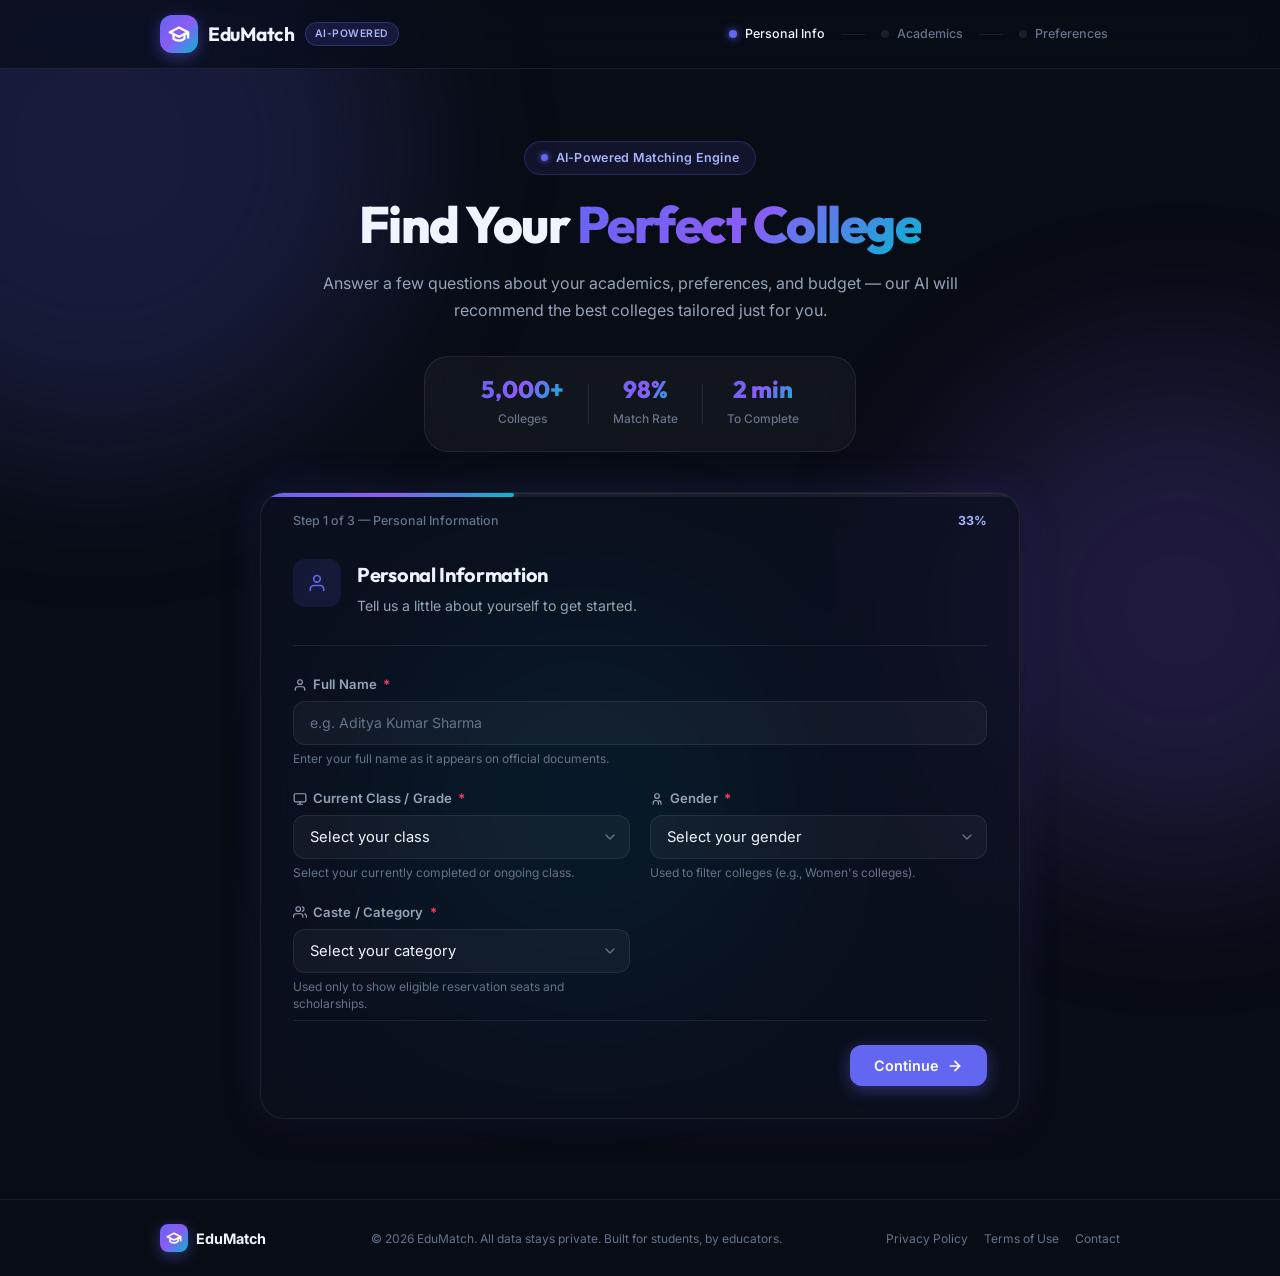
<file: frontend/index.html>
<!DOCTYPE html>
<html lang="en">
<head>
  <meta charset="UTF-8" />
  <meta name="viewport" content="width=device-width, initial-scale=1.0" />
  <title>EduMatch — AI College Recommendation Platform</title>
  <meta name="description" content="Fill in your academic details and let our AI find the perfect college for you. Personalized college recommendations based on your marks, budget, caste, and preferences." />
  <link rel="preconnect" href="https://fonts.googleapis.com" />
  <link rel="preconnect" href="https://fonts.gstatic.com" crossorigin />
  <link href="https://fonts.googleapis.com/css2?family=Inter:wght@300;400;500;600;700;800&family=Outfit:wght@400;500;600;700;800&display=swap" rel="stylesheet" />
  <link rel="stylesheet" href="css/styles.css" />
  <link rel="stylesheet" href="css/components.css" />
</head>
<body>

  <!-- Animated background blobs -->
  <div class="bg-blob blob-1"></div>
  <div class="bg-blob blob-2"></div>
  <div class="bg-blob blob-3"></div>

  <!-- Top Navigation Bar -->
  <nav class="navbar" id="navbar">
    <div class="nav-inner">
      <div class="nav-brand">
        <div class="brand-icon">
          <svg width="22" height="22" viewBox="0 0 24 24" fill="none" stroke="currentColor" stroke-width="2.5" stroke-linecap="round" stroke-linejoin="round">
            <path d="M22 10v6M2 10l10-5 10 5-10 5z"/>
            <path d="M6 12v5c3 3 9 3 12 0v-5"/>
          </svg>
        </div>
        <span class="brand-name">EduMatch</span>
        <span class="brand-badge">AI-Powered</span>
      </div>
      <div class="nav-steps">
        <div class="step-item active" id="step-nav-1">
          <span class="step-dot"></span>
          <span class="step-label">Personal Info</span>
        </div>
        <div class="step-divider"></div>
        <div class="step-item" id="step-nav-2">
          <span class="step-dot"></span>
          <span class="step-label">Academics</span>
        </div>
        <div class="step-divider"></div>
        <div class="step-item" id="step-nav-3">
          <span class="step-dot"></span>
          <span class="step-label">Preferences</span>
        </div>
      </div>
    </div>
  </nav>

  <!-- Hero Section -->
  <section class="hero-section">
    <div class="hero-content">
      <div class="hero-pill">
        <span class="pill-dot"></span>
        AI-Powered Matching Engine
      </div>
      <h1 class="hero-title">Find Your <span class="gradient-text">Perfect College</span></h1>
      <p class="hero-subtitle">Answer a few questions about your academics, preferences, and budget — our AI will recommend the best colleges tailored just for you.</p>
      <div class="hero-stats">
        <div class="stat-item">
          <span class="stat-number">5,000+</span>
          <span class="stat-label">Colleges</span>
        </div>
        <div class="stat-divider"></div>
        <div class="stat-item">
          <span class="stat-number">98%</span>
          <span class="stat-label">Match Rate</span>
        </div>
        <div class="stat-divider"></div>
        <div class="stat-item">
          <span class="stat-number">2 min</span>
          <span class="stat-label">To Complete</span>
        </div>
      </div>
    </div>
  </section>

  <!-- Main Form Container -->
  <main class="main-content">
    <div class="form-shell">

      <!-- Progress Bar -->
      <div class="progress-track">
        <div class="progress-fill" id="progressFill" style="width: 33.33%"></div>
      </div>
      <div class="progress-meta">
        <span class="progress-text" id="progressText">Step 1 of 3 — Personal Information</span>
        <span class="progress-percent" id="progressPercent">33%</span>
      </div>

      <form id="studentForm" novalidate>

        <!-- ============ STEP 1: Personal Info ============ -->
        <div class="form-step active" id="step1">
          <div class="step-header">
            <div class="step-icon-wrap" style="--icon-color: #6366f1;">
              <svg width="20" height="20" viewBox="0 0 24 24" fill="none" stroke="currentColor" stroke-width="2" stroke-linecap="round" stroke-linejoin="round">
                <path d="M20 21v-2a4 4 0 0 0-4-4H8a4 4 0 0 0-4 4v2"/>
                <circle cx="12" cy="7" r="4"/>
              </svg>
            </div>
            <div>
              <h2 class="step-title">Personal Information</h2>
              <p class="step-desc">Tell us a little about yourself to get started.</p>
            </div>
          </div>

          <div class="fields-grid">

            <!-- Full Name -->
            <div class="field-group full-width" id="fg-name">
              <label class="field-label" for="studentName">
                <svg width="14" height="14" viewBox="0 0 24 24" fill="none" stroke="currentColor" stroke-width="2" stroke-linecap="round" stroke-linejoin="round"><path d="M20 21v-2a4 4 0 0 0-4-4H8a4 4 0 0 0-4 4v2"/><circle cx="12" cy="7" r="4"/></svg>
                Full Name <span class="required-star">*</span>
              </label>
              <div class="input-wrap">
                <input
                  type="text"
                  id="studentName"
                  name="studentName"
                  class="field-input"
                  placeholder="e.g. Aditya Kumar Sharma"
                  autocomplete="name"
                  required
                />
                <span class="input-check" id="check-name"></span>
              </div>
              <span class="field-hint">Enter your full name as it appears on official documents.</span>
              <span class="field-error" id="err-name"></span>
            </div>

            <!-- Class / Grade -->
            <div class="field-group" id="fg-class">
              <label class="field-label" for="studentClass">
                <svg width="14" height="14" viewBox="0 0 24 24" fill="none" stroke="currentColor" stroke-width="2" stroke-linecap="round" stroke-linejoin="round"><rect x="2" y="3" width="20" height="14" rx="2"/><line x1="8" y1="21" x2="16" y2="21"/><line x1="12" y1="17" x2="12" y2="21"/></svg>
                Current Class / Grade <span class="required-star">*</span>
              </label>
              <div class="input-wrap select-wrap">
                <select id="studentClass" name="studentClass" class="field-input field-select" required>
                  <option value="" disabled selected>Select your class</option>
                  <optgroup label="Secondary">
                    <option value="10">Class 10 (SSC / SSLC)</option>
                  </optgroup>
                  <optgroup label="Higher Secondary">
                    <option value="12">Class 12 (HSC / CBSE / ISC)</option>
                  </optgroup>
                  <optgroup label="Diploma / Other">
                    <option value="diploma">Diploma</option>
                    <option value="other">Other</option>
                  </optgroup>
                </select>
                <svg class="select-arrow" width="16" height="16" viewBox="0 0 24 24" fill="none" stroke="currentColor" stroke-width="2" stroke-linecap="round" stroke-linejoin="round"><polyline points="6 9 12 15 18 9"/></svg>
                <span class="input-check" id="check-class"></span>
              </div>
              <span class="field-hint">Select your currently completed or ongoing class.</span>
              <span class="field-error" id="err-class"></span>
            </div>

            <!-- Gender -->
            <div class="field-group" id="fg-gender">
              <label class="field-label" for="studentGender">
                <svg width="14" height="14" viewBox="0 0 24 24" fill="none" stroke="currentColor" stroke-width="2" stroke-linecap="round" stroke-linejoin="round"><circle cx="12" cy="7" r="4"/><path d="M5.5 21v-2a4.5 4.5 0 0 1 9 0v2"/><path d="M19 21v-2a4.5 4.5 0 0 0-3.32-4.32"/></svg>
                Gender <span class="required-star">*</span>
              </label>
              <div class="input-wrap select-wrap">
                <select id="studentGender" name="studentGender" class="field-input field-select" required>
                  <option value="" disabled selected>Select your gender</option>
                  <option value="Male">Male</option>
                  <option value="Female">Female</option>
                  <option value="Other">Other</option>
                </select>
                <svg class="select-arrow" width="16" height="16" viewBox="0 0 24 24" fill="none" stroke="currentColor" stroke-width="2" stroke-linecap="round" stroke-linejoin="round"><polyline points="6 9 12 15 18 9"/></svg>
                <span class="input-check" id="check-gender"></span>
              </div>
              <span class="field-hint">Used to filter colleges (e.g., Women's colleges).</span>
              <span class="field-error" id="err-gender"></span>
            </div>

            <!-- Caste Category -->
            <div class="field-group" id="fg-caste">
              <label class="field-label" for="studentCaste">
                <svg width="14" height="14" viewBox="0 0 24 24" fill="none" stroke="currentColor" stroke-width="2" stroke-linecap="round" stroke-linejoin="round"><path d="M17 21v-2a4 4 0 0 0-4-4H5a4 4 0 0 0-4 4v2"/><circle cx="9" cy="7" r="4"/><path d="M23 21v-2a4 4 0 0 0-3-3.87"/><path d="M16 3.13a4 4 0 0 1 0 7.75"/></svg>
                Caste / Category <span class="required-star">*</span>
              </label>
              <div class="input-wrap select-wrap">
                <select id="studentCaste" name="studentCaste" class="field-input field-select" required>
                  <option value="" disabled selected>Select your category</option>
                  <option value="general">General (Open)</option>
                  <option value="obc">OBC — Other Backward Class</option>
                  <option value="sc">SC — Scheduled Caste</option>
                  <option value="st">ST — Scheduled Tribe</option>
                  <option value="ews">EWS — Economically Weaker Section</option>
                  <option value="vjnt">VJNT — Vimukta Jati & Nomadic Tribes</option>
                  <option value="sbc">SBC — Special Backward Class</option>
                  <option value="other">Other / Not Applicable</option>
                </select>
                <svg class="select-arrow" width="16" height="16" viewBox="0 0 24 24" fill="none" stroke="currentColor" stroke-width="2" stroke-linecap="round" stroke-linejoin="round"><polyline points="6 9 12 15 18 9"/></svg>
                <span class="input-check" id="check-caste"></span>
              </div>
              <span class="field-hint">Used only to show eligible reservation seats and scholarships.</span>
              <span class="field-error" id="err-caste"></span>
            </div>

          </div>

          <div class="step-actions">
            <div></div>
            <button type="button" class="btn btn-primary" id="next1" onclick="goToStep(2)">
              Continue
              <svg width="16" height="16" viewBox="0 0 24 24" fill="none" stroke="currentColor" stroke-width="2.5" stroke-linecap="round" stroke-linejoin="round"><line x1="5" y1="12" x2="19" y2="12"/><polyline points="12 5 19 12 12 19"/></svg>
            </button>
          </div>
        </div>

        <!-- ============ STEP 2: Academic Details ============ -->
        <div class="form-step" id="step2">
          <div class="step-header">
            <div class="step-icon-wrap" style="--icon-color: #8b5cf6;">
              <svg width="20" height="20" viewBox="0 0 24 24" fill="none" stroke="currentColor" stroke-width="2" stroke-linecap="round" stroke-linejoin="round">
                <path d="M2 3h6a4 4 0 0 1 4 4v14a3 3 0 0 0-3-3H2z"/>
                <path d="M22 3h-6a4 4 0 0 0-4 4v14a3 3 0 0 1 3-3h7z"/>
              </svg>
            </div>
            <div>
              <h2 class="step-title">Academic Details</h2>
              <p class="step-desc">Share your marks and the course you want to pursue.</p>
            </div>
          </div>

          <div class="fields-grid">

            <!-- Desired Course (dynamic based on class) -->
            <div class="field-group full-width" id="fg-course">
              <label class="field-label" for="studentCourse">
                <svg width="14" height="14" viewBox="0 0 24 24" fill="none" stroke="currentColor" stroke-width="2" stroke-linecap="round" stroke-linejoin="round"><path d="M22 10v6M2 10l10-5 10 5-10 5z"/><path d="M6 12v5c3 3 9 3 12 0v-5"/></svg>
                <span id="courseLabelText">Desired Course / Stream</span> <span class="required-star">*</span>
              </label>

              <!-- Context banner — shown when class 10 is selected -->
              <div class="course-context-banner" id="courseContextBanner" style="display:none;">
                <svg width="15" height="15" viewBox="0 0 24 24" fill="none" stroke="currentColor" stroke-width="2" stroke-linecap="round" stroke-linejoin="round"><circle cx="12" cy="12" r="10"/><line x1="12" y1="8" x2="12" y2="12"/><line x1="12" y1="16" x2="12.01" y2="16"/></svg>
                <span id="courseContextText">Since you're in Class 10, select the degree you want after Intermediate (e.g., B.Tech for 10+2+4 route, or Medical stream for MBBS).</span>
              </div>

              <div class="input-wrap select-wrap">
                <select id="studentCourse" name="studentCourse" class="field-input field-select" required>
                  <option value="" disabled selected>Select the course you want to pursue</option>
                  <optgroup label="Engineering &amp; Technology">
                    <option value="btech-cs">B.Tech — Computer Science &amp; Engineering</option>
                    <option value="btech-it">B.Tech — Information Technology</option>
                    <option value="btech-mech">B.Tech — Mechanical Engineering</option>
                    <option value="btech-civil">B.Tech — Civil Engineering</option>
                    <option value="btech-eee">B.Tech — Electrical &amp; Electronics</option>
                    <option value="btech-ai">B.Tech — Artificial Intelligence &amp; ML</option>
                    <option value="btech-data">B.Tech — Data Science</option>
                  </optgroup>
                  <optgroup label="Medical &amp; Health Sciences">
                    <option value="mbbs">MBBS — Bachelor of Medicine</option>
                    <option value="bds">BDS — Bachelor of Dental Surgery</option>
                    <option value="bpharm">B.Pharm — Bachelor of Pharmacy</option>
                    <option value="bsc-nursing">B.Sc Nursing</option>
                  </optgroup>
                  <optgroup label="Management &amp; Commerce">
                    <option value="bba">BBA — Bachelor of Business Administration</option>
                    <option value="bcom">B.Com — Bachelor of Commerce</option>
                    <option value="mba">MBA — Master of Business Administration</option>
                  </optgroup>
                  <optgroup label="Science &amp; Arts">
                    <option value="bsc">B.Sc — Bachelor of Science</option>
                    <option value="ba">BA — Bachelor of Arts</option>
                    <option value="bca">BCA — Bachelor of Computer Applications</option>
                    <option value="bsc-it">B.Sc — Information Technology</option>
                  </optgroup>
                  <optgroup label="Law &amp; Architecture">
                    <option value="llb">LLB — Bachelor of Laws</option>
                    <option value="barch">B.Arch — Bachelor of Architecture</option>
                  </optgroup>
                  <optgroup label="Other">
                    <option value="other">Other / Not Listed</option>
                  </optgroup>
                </select>
                <svg class="select-arrow" width="16" height="16" viewBox="0 0 24 24" fill="none" stroke="currentColor" stroke-width="2" stroke-linecap="round" stroke-linejoin="round"><polyline points="6 9 12 15 18 9"/></svg>
                <span class="input-check" id="check-course"></span>
              </div>
              <span class="field-hint" id="courseFieldHint">Choose the primary course or stream you'd like to study.</span>
              <span class="field-error" id="err-course"></span>
            </div>

            <!-- Marks -->
            <div class="field-group" id="fg-marks">
              <label class="field-label" for="studentMarks">
                <svg width="14" height="14" viewBox="0 0 24 24" fill="none" stroke="currentColor" stroke-width="2" stroke-linecap="round" stroke-linejoin="round"><polyline points="22 12 18 12 15 21 9 3 6 12 2 12"/></svg>
                Marks / Percentage (%) <span class="required-star">*</span>
              </label>
              <div class="input-wrap">
                <input
                  type="number"
                  id="studentMarks"
                  name="studentMarks"
                  class="field-input"
                  placeholder="e.g. 87.5"
                  min="0"
                  max="100"
                  step="0.01"
                  required
                />
                <span class="input-suffix">%</span>
                <span class="input-check" id="check-marks"></span>
              </div>
              <span class="field-hint">Enter your overall percentage in your last exam.</span>
              <span class="field-error" id="err-marks"></span>
            </div>

            <!-- Marks Breakdown (Optional) -->
            <div class="field-group" id="fg-board">
              <label class="field-label" for="studentBoard">
                <svg width="14" height="14" viewBox="0 0 24 24" fill="none" stroke="currentColor" stroke-width="2" stroke-linecap="round" stroke-linejoin="round"><rect x="2" y="3" width="20" height="14" rx="2"/><line x1="8" y1="21" x2="16" y2="21"/><line x1="12" y1="17" x2="12" y2="21"/></svg>
                Examination Board
              </label>
              <div class="input-wrap select-wrap">
                <select id="studentBoard" name="studentBoard" class="field-input field-select">
                  <option value="" disabled selected>Select board (optional)</option>
                  <option value="cbse">CBSE — Central Board of Secondary Education</option>
                  <option value="icse">ICSE / ISC</option>
                  <option value="state-maha">Maharashtra State Board (SSC/HSC)</option>
                  <option value="state-up">UP Board</option>
                  <option value="state-raj">Rajasthan Board</option>
                  <option value="state-tn">Tamil Nadu Board</option>
                  <option value="state-kar">Karnataka Board</option>
                  <option value="state-other">Other State Board</option>
                  <option value="nios">NIOS</option>
                </select>
                <svg class="select-arrow" width="16" height="16" viewBox="0 0 24 24" fill="none" stroke="currentColor" stroke-width="2" stroke-linecap="round" stroke-linejoin="round"><polyline points="6 9 12 15 18 9"/></svg>
              </div>
              <span class="field-hint">Helps us calculate normalized scores across boards.</span>
            </div>

            <!-- Marks Meter -->
            <div class="field-group full-width">
              <div class="marks-meter-card" id="marksMeterCard">
                <div class="meter-label-row">
                  <span class="meter-label">Score Indicator</span>
                  <span class="meter-badge" id="meterBadge">Enter marks above</span>
                </div>
                <div class="meter-track">
                  <div class="meter-fill" id="meterFill" style="width: 0%"></div>
                  <div class="meter-zones">
                    <div class="zone zone-low" title="Below 50%"></div>
                    <div class="zone zone-avg" title="50–75%"></div>
                    <div class="zone zone-good" title="75–90%"></div>
                    <div class="zone zone-excel" title="90–100%"></div>
                  </div>
                </div>
                <div class="meter-ticks">
                  <span>0%</span><span>50%</span><span>75%</span><span>90%</span><span>100%</span>
                </div>
              </div>
            </div>

          </div>

          <div class="step-actions">
            <button type="button" class="btn btn-ghost" onclick="goToStep(1)">
              <svg width="16" height="16" viewBox="0 0 24 24" fill="none" stroke="currentColor" stroke-width="2.5" stroke-linecap="round" stroke-linejoin="round"><line x1="19" y1="12" x2="5" y2="12"/><polyline points="12 19 5 12 12 5"/></svg>
              Back
            </button>
            <button type="button" class="btn btn-primary" id="next2" onclick="goToStep(3)">
              Continue
              <svg width="16" height="16" viewBox="0 0 24 24" fill="none" stroke="currentColor" stroke-width="2.5" stroke-linecap="round" stroke-linejoin="round"><line x1="5" y1="12" x2="19" y2="12"/><polyline points="12 5 19 12 12 19"/></svg>
            </button>
          </div>
        </div>

        <!-- ============ STEP 3: Preferences ============ -->
        <div class="form-step" id="step3">
          <div class="step-header">
            <div class="step-icon-wrap" style="--icon-color: #06b6d4;">
              <svg width="20" height="20" viewBox="0 0 24 24" fill="none" stroke="currentColor" stroke-width="2" stroke-linecap="round" stroke-linejoin="round">
                <line x1="12" y1="1" x2="12" y2="23"/><path d="M17 5H9.5a3.5 3.5 0 0 0 0 7h5a3.5 3.5 0 0 1 0 7H6"/>
              </svg>
            </div>
            <div>
              <h2 class="step-title">Budget & Preferences</h2>
              <p class="step-desc">Set your budget and location preferences for college search.</p>
            </div>
          </div>

          <div class="fields-grid">

            <!-- Annual Budget -->
            <div class="field-group full-width" id="fg-budget">
              <label class="field-label" for="studentBudget">
                <svg width="14" height="14" viewBox="0 0 24 24" fill="none" stroke="currentColor" stroke-width="2" stroke-linecap="round" stroke-linejoin="round"><line x1="12" y1="1" x2="12" y2="23"/><path d="M17 5H9.5a3.5 3.5 0 0 0 0 7h5a3.5 3.5 0 0 1 0 7H6"/></svg>
                Annual Budget (₹) <span class="required-star">*</span>
              </label>

              <!-- Budget Range Selector -->
              <div class="budget-options" id="budgetOptions">
              <label class="budget-card" for="b1">
                  <input type="radio" id="b1" name="budgetRange" value="0-50000" />
                  <div class="budget-card-inner">
                    <span class="budget-emoji">🏫</span>
                    <span class="budget-range">₹15K – ₹50K</span>
                    <span class="budget-desc">Govt. & aided colleges (min: ₹15K)</span>
                  </div>
                </label>
                <label class="budget-card" for="b2">
                  <input type="radio" id="b2" name="budgetRange" value="50000-150000" />
                  <div class="budget-card-inner">
                    <span class="budget-emoji">🏛️</span>
                    <span class="budget-range">₹50K – ₹1.5L</span>
                    <span class="budget-desc">Semi-govt. & trust colleges</span>
                  </div>
                </label>
                <label class="budget-card" for="b3">
                  <input type="radio" id="b3" name="budgetRange" value="150000-400000" />
                  <div class="budget-card-inner">
                    <span class="budget-emoji">🎓</span>
                    <span class="budget-range">₹1.5L – ₹4L</span>
                    <span class="budget-desc">Private universities</span>
                  </div>
                </label>
                <label class="budget-card" for="b4">
                  <input type="radio" id="b4" name="budgetRange" value="400000+" />
                  <div class="budget-card-inner">
                    <span class="budget-emoji">🏆</span>
                    <span class="budget-range">Above ₹4L</span>
                    <span class="budget-desc">Premium & deemed universities</span>
                  </div>
                </label>
              </div>

              <!-- Custom Budget Input -->
              <div class="custom-budget-wrap">
                <label class="custom-budget-label">Or enter exact annual budget:</label>
                <div class="input-wrap">
                  <span class="input-prefix">₹</span>
                  <input
                    type="number"
                    id="studentBudget"
                    name="studentBudget"
                    class="field-input has-prefix"
                    placeholder="e.g. 120000"
                    min="0"
                  />
                </div>
              </div>
              <span class="field-hint">Include tuition, hostel, and other fees per year. Minimum ₹15,000/year. Too low budget? No colleges will match.</span>
              <span class="field-error" id="err-budget"></span>
            </div>

            <!-- Location Preference -->
            <div class="field-group" id="fg-location">
              <label class="field-label" for="locationPref">
                <svg width="14" height="14" viewBox="0 0 24 24" fill="none" stroke="currentColor" stroke-width="2" stroke-linecap="round" stroke-linejoin="round"><path d="M21 10c0 7-9 13-9 13s-9-6-9-13a9 9 0 0 1 18 0z"/><circle cx="12" cy="10" r="3"/></svg>
                Preferred State / Location
              </label>
              <div class="input-wrap select-wrap">
                <select id="locationPref" name="locationPref" class="field-input field-select">
                  <option value="" disabled selected>Any state (optional)</option>
                  <option value="any">No preference — Show all India</option>
                  <optgroup label="West India">
                    <option value="maharashtra">Maharashtra</option>
                    <option value="gujarat">Gujarat</option>
                    <option value="goa">Goa</option>
                    <option value="rajasthan">Rajasthan</option>
                  </optgroup>
                  <optgroup label="South India">
                    <option value="karnataka">Karnataka</option>
                    <option value="tamilnadu">Tamil Nadu</option>
                    <option value="telangana">Telangana</option>
                    <option value="andhra">Andhra Pradesh</option>
                    <option value="kerala">Kerala</option>
                  </optgroup>
                  <optgroup label="North India">
                    <option value="delhi">Delhi / NCR</option>
                    <option value="up">Uttar Pradesh</option>
                    <option value="haryana">Haryana</option>
                    <option value="punjab">Punjab</option>
                  </optgroup>
                  <optgroup label="East India">
                    <option value="wb">West Bengal</option>
                    <option value="odisha">Odisha</option>
                    <option value="bihar">Bihar</option>
                  </optgroup>
                  <optgroup label="Central India">
                    <option value="mp">Madhya Pradesh</option>
                    <option value="cg">Chhattisgarh</option>
                  </optgroup>
                </select>
                <svg class="select-arrow" width="16" height="16" viewBox="0 0 24 24" fill="none" stroke="currentColor" stroke-width="2" stroke-linecap="round" stroke-linejoin="round"><polyline points="6 9 12 15 18 9"/></svg>
              </div>
              <span class="field-hint">Narrow results to colleges in specific states.</span>
            </div>

            <!-- College Type -->
            <div class="field-group" id="fg-college-type">
              <label class="field-label">
                <svg width="14" height="14" viewBox="0 0 24 24" fill="none" stroke="currentColor" stroke-width="2" stroke-linecap="round" stroke-linejoin="round"><rect x="3" y="3" width="7" height="7"/><rect x="14" y="3" width="7" height="7"/><rect x="14" y="14" width="7" height="7"/><rect x="3" y="14" width="7" height="7"/></svg>
                College Type Preference
              </label>
              <div class="toggle-group">
                <label class="toggle-chip">
                  <input type="checkbox" id="typeGovt" name="collegeType" value="govt" />
                  <span>Government</span>
                </label>
                <label class="toggle-chip">
                  <input type="checkbox" id="typePrivate" name="collegeType" value="private" />
                  <span>Private</span>
                </label>
                <label class="toggle-chip">
                  <input type="checkbox" id="typeDeemedUniv" name="collegeType" value="deemed" />
                  <span>Deemed University</span>
                </label>
                <label class="toggle-chip">
                  <input type="checkbox" id="typeAutonomous" name="collegeType" value="autonomous" />
                  <span>Autonomous</span>
                </label>
              </div>
              <span class="field-hint">You can select multiple options.</span>
            </div>

          </div>

          <!-- Consent Notice -->
          <div class="consent-box">
            <div class="consent-icon">
              <svg width="18" height="18" viewBox="0 0 24 24" fill="none" stroke="currentColor" stroke-width="2" stroke-linecap="round" stroke-linejoin="round"><path d="M12 22s8-4 8-10V5l-8-3-8 3v7c0 6 8 10 8 10z"/></svg>
            </div>
            <p>Your data is used solely to generate personalized college recommendations. We do <strong>not</strong> share or sell your information to any third party.</p>
          </div>

          <div class="step-actions">
            <button type="button" class="btn btn-ghost" onclick="goToStep(2)">
              <svg width="16" height="16" viewBox="0 0 24 24" fill="none" stroke="currentColor" stroke-width="2.5" stroke-linecap="round" stroke-linejoin="round"><line x1="19" y1="12" x2="5" y2="12"/><polyline points="12 19 5 12 12 5"/></svg>
              Back
            </button>
            <button type="submit" class="btn btn-submit" id="submitBtn">
              <svg width="18" height="18" viewBox="0 0 24 24" fill="none" stroke="currentColor" stroke-width="2.5" stroke-linecap="round" stroke-linejoin="round"><path d="M22 10v6M2 10l10-5 10 5-10 5z"/><path d="M6 12v5c3 3 9 3 12 0v-5"/></svg>
              Find My Colleges
            </button>
          </div>
        </div>

      </form>

      <!-- ============ SUCCESS STATE ============ -->
      <div class="success-screen" id="successScreen">
        <div class="success-animation">
          <div class="success-circle">
            <svg width="48" height="48" viewBox="0 0 24 24" fill="none" stroke="currentColor" stroke-width="2.5" stroke-linecap="round" stroke-linejoin="round"><polyline points="20 6 9 17 4 12"/></svg>
          </div>
        </div>
        <h2 class="success-title">Details Submitted! 🎉</h2>
        <p class="success-subtitle">Our AI engine is now processing your profile and matching you with the best colleges.</p>

        <div class="summary-card" id="summaryCard">
          <!-- Dynamically filled by JS -->
        </div>

        <!-- College recommendation cards (filled by JS after API call) -->
        <div class="results-section">
          <h2 class="results-heading">
            <svg width="20" height="20" viewBox="0 0 24 24" fill="none" stroke="currentColor" stroke-width="2.5" stroke-linecap="round" stroke-linejoin="round"><path d="M22 10v6M2 10l10-5 10 5-10 5z"/><path d="M6 12v5c3 3 9 3 12 0v-5"/></svg>
            Your Matched Colleges
          </h2>
          <div id="resultsArea">
            <!-- College cards injected here by app.js -->
          </div>
        </div>

        <div class="success-actions">
          <button class="btn btn-primary" onclick="restartForm()">
            <svg width="16" height="16" viewBox="0 0 24 24" fill="none" stroke="currentColor" stroke-width="2" stroke-linecap="round" stroke-linejoin="round"><polyline points="1 4 1 10 7 10"/><path d="M3.51 15a9 9 0 1 0 .49-3.41"/></svg>
            Start Over
          </button>
        </div>
      </div>

    </div>
  </main>

  <!-- Footer -->
  <footer class="footer">
    <div class="footer-inner">
      <div class="footer-brand">
        <div class="brand-icon small">
          <svg width="16" height="16" viewBox="0 0 24 24" fill="none" stroke="currentColor" stroke-width="2.5" stroke-linecap="round" stroke-linejoin="round"><path d="M22 10v6M2 10l10-5 10 5-10 5z"/><path d="M6 12v5c3 3 9 3 12 0v-5"/></svg>
        </div>
        <span>EduMatch</span>
      </div>
      <p class="footer-copy">© 2026 EduMatch. All data stays private. Built for students, by educators.</p>
      <div class="footer-links">
        <a href="#" class="footer-link">Privacy Policy</a>
        <a href="#" class="footer-link">Terms of Use</a>
        <a href="#" class="footer-link">Contact</a>
      </div>
    </div>
  </footer>

  <script src="js/app.js"></script>
</body>
</html>
</file>
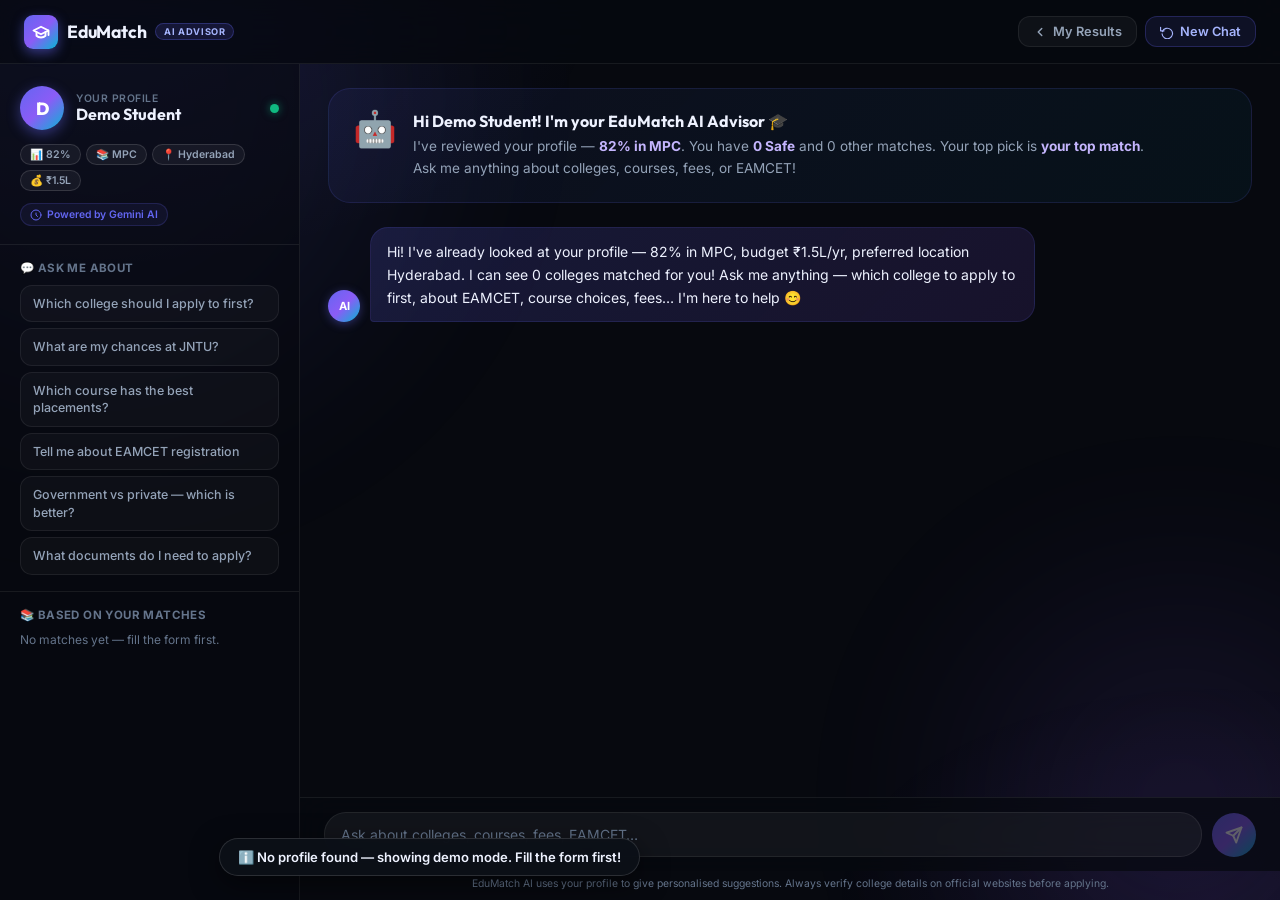
<file: frontend/chat.html>
<!DOCTYPE html>
<html lang="en">
<head>
  <meta charset="UTF-8" />
  <meta name="viewport" content="width=device-width, initial-scale=1.0" />
  <title>AI College Advisor — EduMatch</title>
  <meta name="description" content="Chat with your personal AI college counselor — ask about colleges, courses, fees, and admissions." />
  <link rel="preconnect" href="https://fonts.googleapis.com" />
  <link rel="preconnect" href="https://fonts.gstatic.com" crossorigin />
  <link href="https://fonts.googleapis.com/css2?family=Inter:wght@300;400;500;600;700&family=Outfit:wght@600;700;800;900&display=swap" rel="stylesheet" />
  <link rel="stylesheet" href="css/chat.css" />
</head>
<body>

  <!-- Ambient background -->
  <div class="bg-mesh"></div>
  <div class="bg-orb orb-a"></div>
  <div class="bg-orb orb-b"></div>

  <!-- ══ NAVBAR ════════════════════════════════════════════════════ -->
  <nav class="navbar" id="navbar">
    <div class="nav-inner">
      <a href="index.html" class="nav-brand" aria-label="EduMatch Home">
        <div class="brand-icon">
          <svg width="18" height="18" viewBox="0 0 24 24" fill="none" stroke="currentColor" stroke-width="2.5" stroke-linecap="round" stroke-linejoin="round"><path d="M22 10v6M2 10l10-5 10 5-10 5z"/><path d="M6 12v5c3 3 9 3 12 0v-5"/></svg>
        </div>
        <span class="brand-name">EduMatch</span>
        <span class="brand-badge">AI Advisor</span>
      </a>
      <div class="nav-actions">
        <a href="results.html" class="nav-btn ghost" aria-label="Back to results">
          <svg width="14" height="14" viewBox="0 0 24 24" fill="none" stroke="currentColor" stroke-width="2.5" stroke-linecap="round" stroke-linejoin="round"><polyline points="15 18 9 12 15 6"/></svg>
          My Results
        </a>
        <button class="nav-btn" id="clearBtn" onclick="clearChat()" aria-label="Start a new conversation">
          <svg width="14" height="14" viewBox="0 0 24 24" fill="none" stroke="currentColor" stroke-width="2" stroke-linecap="round" stroke-linejoin="round"><polyline points="1 4 1 10 7 10"/><path d="M3.51 15a9 9 0 1 0 .49-3.41"/></svg>
          New Chat
        </button>
      </div>
    </div>
  </nav>

  <!-- ══ LAYOUT ═════════════════════════════════════════════════════ -->
  <div class="layout">

    <!-- ── SIDEBAR (profile + quick questions) ─────────────────────── -->
    <aside class="sidebar" id="sidebar" aria-label="Student profile and quick questions">

      <!-- Profile card -->
      <div class="profile-card" id="profileCard">
        <div class="profile-header">
          <div class="profile-avatar" id="profileAvatar">S</div>
          <div>
            <p class="profile-label">Your Profile</p>
            <h2 class="profile-name" id="profileName">Student</h2>
          </div>
          <div class="online-dot" title="AI Advisor is online"></div>
        </div>
        <div class="profile-chips" id="profileChips">
          <!-- Injected by JS -->
        </div>
        <div class="model-badge">
          <svg width="12" height="12" viewBox="0 0 24 24" fill="none" stroke="currentColor" stroke-width="2" stroke-linecap="round" stroke-linejoin="round"><circle cx="12" cy="12" r="10"/><path d="M12 8v4l3 3"/></svg>
          Powered by Gemini AI
        </div>
      </div>

      <!-- Quick questions -->
      <div class="qs-section" id="qsSection">
        <p class="qs-title">💬 Ask me about</p>
        <div class="qs-list" id="qsList">
          <button class="qs-btn" onclick="sendQuick(this)">Which college should I apply to first?</button>
          <button class="qs-btn" onclick="sendQuick(this)">What are my chances at JNTU?</button>
          <button class="qs-btn" onclick="sendQuick(this)">Which course has the best placements?</button>
          <button class="qs-btn" onclick="sendQuick(this)">Tell me about EAMCET registration</button>
          <button class="qs-btn" onclick="sendQuick(this)">Government vs private — which is better?</button>
          <button class="qs-btn" onclick="sendQuick(this)">What documents do I need to apply?</button>
        </div>
      </div>

      <!-- Context info -->
      <div class="ctx-card">
        <p class="ctx-title">📚 Based on your matches</p>
        <div id="ctxColleges" class="ctx-list">
          <!-- Injected by JS -->
        </div>
      </div>

    </aside>

    <!-- ── CHAT AREA ────────────────────────────────────────────────── -->
    <main class="chat-area" role="main">

      <!-- Chat window -->
      <div class="chat-window" id="chatWindow" role="log" aria-label="Chat messages" aria-live="polite">
        <!-- Injected by JS -->
      </div>

      <!-- Typing indicator -->
      <div class="typing-wrap" id="typingWrap" style="display:none" aria-label="AI is typing">
        <div class="typing-bubble">
          <div class="typing-avatar">AI</div>
          <div class="typing-dots">
            <span></span><span></span><span></span>
          </div>
        </div>
      </div>

      <!-- Input bar -->
      <div class="input-bar" role="form" aria-label="Message input">
        <textarea
          id="chatInput"
          class="chat-input"
          placeholder="Ask about colleges, courses, fees, EAMCET…"
          rows="1"
          maxlength="500"
          aria-label="Type your message"
          onkeydown="handleKey(event)"
          oninput="autoResize(this)"
        ></textarea>
        <button
          class="send-btn"
          id="sendBtn"
          onclick="sendMessage()"
          aria-label="Send message"
          disabled
        >
          <svg width="18" height="18" viewBox="0 0 24 24" fill="none" stroke="currentColor" stroke-width="2.5" stroke-linecap="round" stroke-linejoin="round"><line x1="22" y1="2" x2="11" y2="13"/><polygon points="22 2 15 22 11 13 2 9 22 2"/></svg>
        </button>
      </div>

      <!-- Disclaimer -->
      <p class="disclaimer">EduMatch AI uses your profile to give personalised suggestions. Always verify college details on official websites before applying.</p>

    </main>
  </div>

  <!-- ══ TOAST ══════════════════════════════════════════════════════ -->
  <div class="toast-shelf" id="toastShelf" role="status" aria-live="polite"></div>

  <script src="js/chat.js"></script>
</body>
</html>
</file>
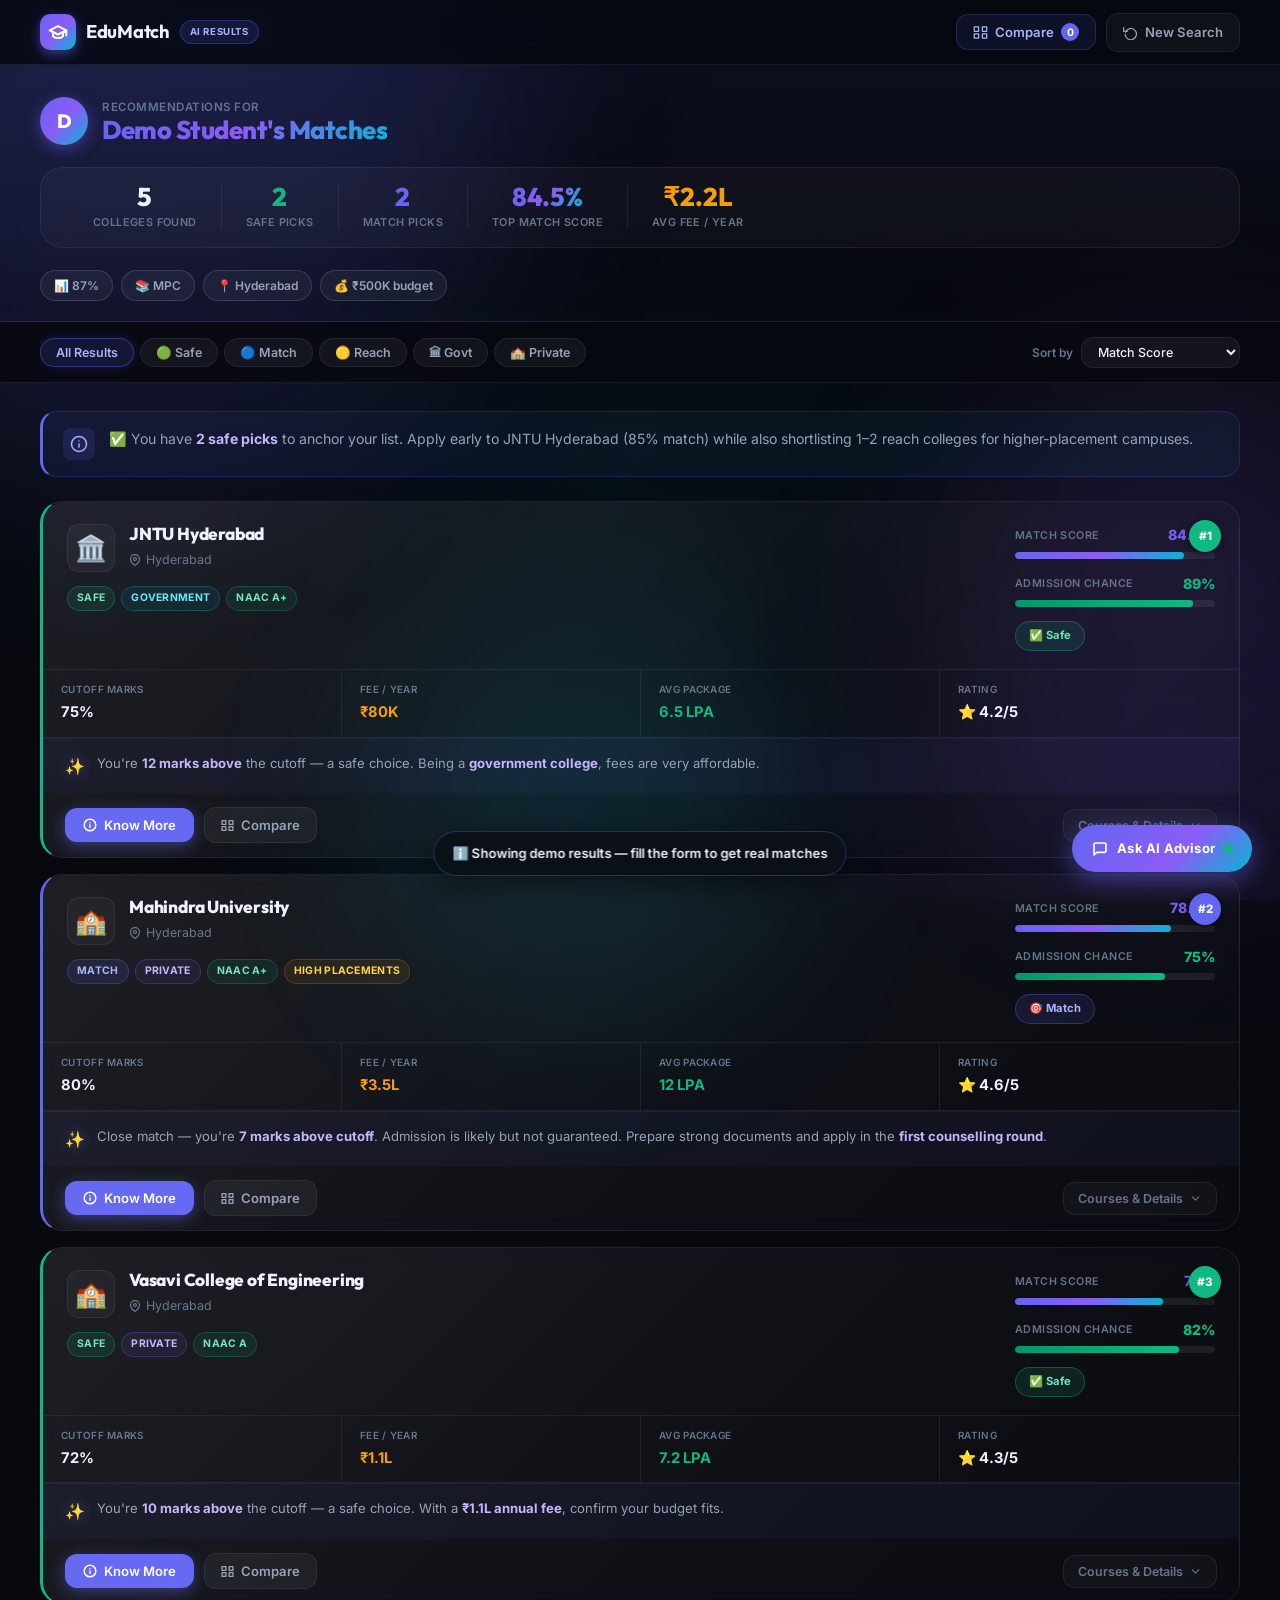
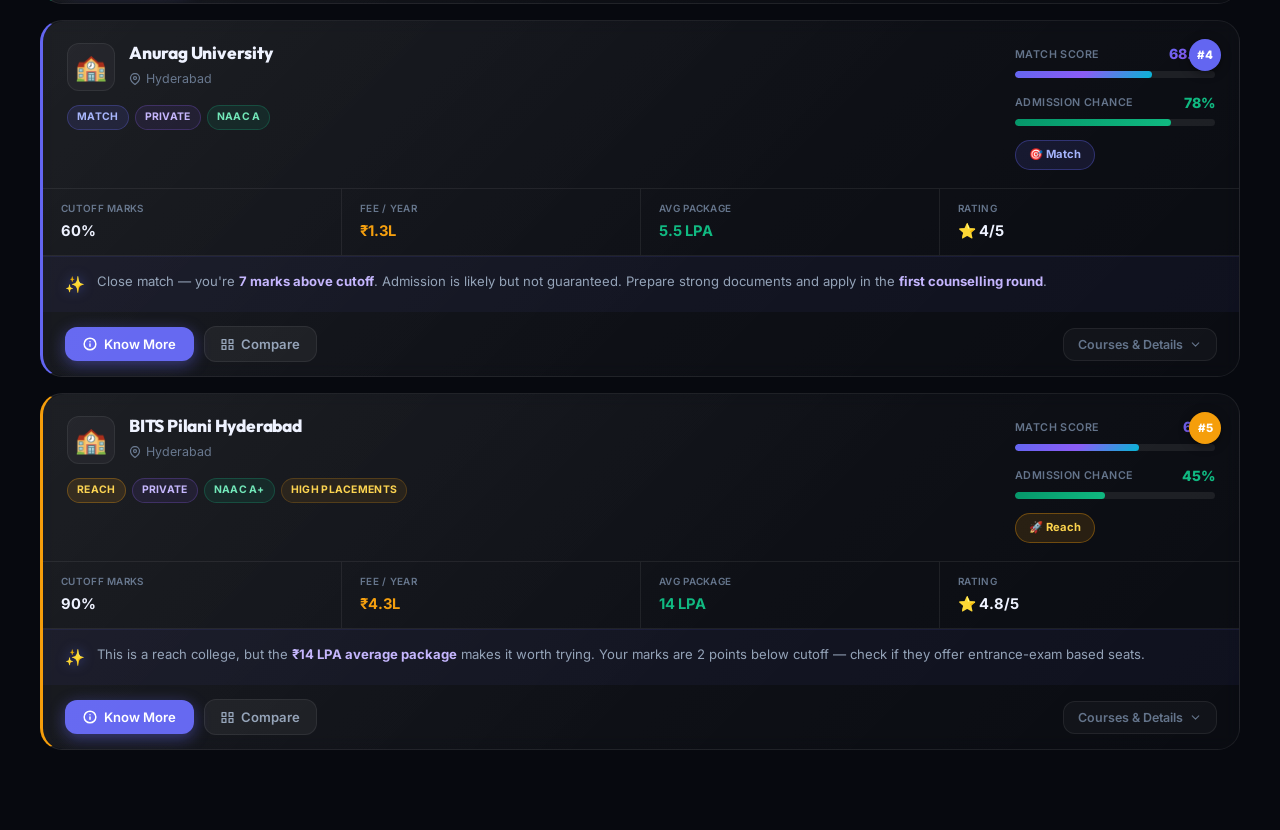
<file: frontend/results.html>
<!DOCTYPE html>
<html lang="en">

<head>
  <meta charset="UTF-8" />
  <meta name="viewport" content="width=device-width, initial-scale=1.0" />
  <title>Your College Matches — EduMatch</title>
  <meta name="description"
    content="AI-powered personalized college recommendations based on your marks, stream, budget and preferences." />
  <link rel="preconnect" href="https://fonts.googleapis.com" />
  <link rel="preconnect" href="https://fonts.gstatic.com" crossorigin />
  <link
    href="https://fonts.googleapis.com/css2?family=Inter:wght@300;400;500;600;700;800&family=Outfit:wght@400;500;600;700;800;900&display=swap"
    rel="stylesheet" />
  <link rel="stylesheet" href="css/results.css" />
  <style>
    /* ── Floating AI Chat Button ───────────────────────────────── */
    .fab-chat {
      position: fixed;
      bottom: 28px;
      right: 28px;
      z-index: 900;
      display: flex;
      align-items: center;
      gap: 9px;
      padding: 13px 20px;
      border-radius: 9999px;
      background: linear-gradient(135deg, #6366f1 0%, #8b5cf6 60%, #06b6d4 100%);
      color: #fff;
      font-family: 'Inter', sans-serif;
      font-size: .82rem;
      font-weight: 700;
      letter-spacing: .2px;
      box-shadow: 0 6px 24px rgba(99, 102, 241, 0.55), 0 2px 8px rgba(0, 0, 0, .4);
      border: none;
      cursor: pointer;
      transition: transform .2s, box-shadow .2s;
      text-decoration: none;
      animation: fabGlow 2.4s ease-in-out infinite;
    }

    .fab-chat:hover {
      transform: translateY(-3px) scale(1.04);
      box-shadow: 0 10px 32px rgba(99, 102, 241, 0.7), 0 4px 12px rgba(0, 0, 0, .4);
    }

    .fab-chat svg {
      flex-shrink: 0
    }

    .fab-pulse {
      width: 8px;
      height: 8px;
      border-radius: 50%;
      background: #10b981;
      box-shadow: 0 0 8px rgba(16, 185, 129, 0.8);
      animation: fabPulse 1.5s ease-in-out infinite;
    }

    @keyframes fabGlow {

      0%,
      100% {
        box-shadow: 0 6px 24px rgba(99, 102, 241, 0.55), 0 2px 8px rgba(0, 0, 0, .4)
      }

      50% {
        box-shadow: 0 8px 30px rgba(99, 102, 241, 0.8), 0 4px 12px rgba(0, 0, 0, .4)
      }
    }

    @keyframes fabPulse {

      0%,
      100% {
        opacity: 1;
        transform: scale(1)
      }

      50% {
        opacity: .5;
        transform: scale(1.3)
      }
    }
  </style>
</head>

<body>

  <!-- Ambient background -->
  <div class="bg-mesh"></div>
  <div class="bg-orb orb-1"></div>
  <div class="bg-orb orb-2"></div>
  <div class="bg-orb orb-3"></div>

  <!-- ══ NAVBAR ══════════════════════════════════════════════════════ -->
  <nav class="navbar" id="navbar" role="navigation" aria-label="Main navigation">
    <div class="nav-inner">
      <a href="index.html" class="nav-brand" aria-label="EduMatch Home">
        <div class="brand-icon">
          <svg width="20" height="20" viewBox="0 0 24 24" fill="none" stroke="currentColor" stroke-width="2.5"
            stroke-linecap="round" stroke-linejoin="round">
            <path d="M22 10v6M2 10l10-5 10 5-10 5z" />
            <path d="M6 12v5c3 3 9 3 12 0v-5" />
          </svg>
        </div>
        <span class="brand-name">EduMatch</span>
        <span class="brand-badge">AI Results</span>
      </a>

      <div class="nav-actions">
        <button class="nav-btn" id="compareNavBtn" onclick="openComparePanel()" aria-label="Compare selected colleges">
          <svg width="15" height="15" viewBox="0 0 24 24" fill="none" stroke="currentColor" stroke-width="2"
            stroke-linecap="round" stroke-linejoin="round">
            <rect x="2" y="3" width="7" height="7" />
            <rect x="15" y="3" width="7" height="7" />
            <rect x="15" y="14" width="7" height="7" />
            <rect x="2" y="14" width="7" height="7" />
          </svg>
          Compare <span class="compare-count" id="compareCount">0</span>
        </button>
        <a href="index.html" class="nav-btn ghost" aria-label="Start over with new search">
          <svg width="15" height="15" viewBox="0 0 24 24" fill="none" stroke="currentColor" stroke-width="2"
            stroke-linecap="round" stroke-linejoin="round">
            <polyline points="1 4 1 10 7 10" />
            <path d="M3.51 15a9 9 0 1 0 .49-3.41" />
          </svg>
          New Search
        </a>
      </div>
    </div>
  </nav>

  <!-- ══ RESULTS HEADER ══════════════════════════════════════════════ -->
  <header class="results-header" id="resultsHeader">
    <div class="header-inner">

      <!-- Student greeting -->
      <div class="student-greeting">
        <div class="greeting-avatar" id="greetingAvatar">A</div>
        <div>
          <p class="greeting-label">Recommendations for</p>
          <h1 class="greeting-name" id="greetingName">Loading…</h1>
        </div>
      </div>

      <!-- Summary stats bar -->
      <div class="summary-bar" id="summaryBar" role="region" aria-label="Match summary">
        <div class="summary-stat" id="statTotal">
          <span class="stat-val">—</span>
          <span class="stat-lbl">Colleges Found</span>
        </div>
        <div class="summary-divider"></div>
        <div class="summary-stat highlight-safe" id="statSafe">
          <span class="stat-val safe">—</span>
          <span class="stat-lbl">Safe Picks</span>
        </div>
        <div class="summary-divider"></div>
        <div class="summary-stat" id="statMatch">
          <span class="stat-val match">—</span>
          <span class="stat-lbl">Match Picks</span>
        </div>
        <div class="summary-divider"></div>
        <div class="summary-stat" id="statTop">
          <span class="stat-val top">—%</span>
          <span class="stat-lbl">Top Match Score</span>
        </div>
        <div class="summary-divider"></div>
        <div class="summary-stat" id="statBudget">
          <span class="stat-val budget">—</span>
          <span class="stat-lbl">Avg Fee / Year</span>
        </div>
      </div>

      <!-- Profile pill -->
      <div class="profile-pill" id="profilePill">
        <span class="profile-chip" id="chipMarks"></span>
        <span class="profile-chip" id="chipStream"></span>
        <span class="profile-chip" id="chipLocation"></span>
        <span class="profile-chip" id="chipBudget"></span>
      </div>

    </div>
  </header>

  <!-- ══ CONTROLS BAR ═══════════════════════════════════════════════ -->
  <div class="controls-bar" id="controlsBar" role="toolbar" aria-label="Filter and sort results">
    <div class="controls-inner">

      <!-- Filter chips -->
      <div class="filter-chips" role="group" aria-label="Filter by admission category">
        <button class="chip active" id="chip-all" onclick="setFilter('all')" aria-pressed="true">All Results</button>
        <button class="chip safe" id="chip-safe" onclick="setFilter('safe')" aria-pressed="false">🟢 Safe</button>
        <button class="chip match" id="chip-match" onclick="setFilter('match')" aria-pressed="false">🔵 Match</button>
        <button class="chip reach" id="chip-reach" onclick="setFilter('reach')" aria-pressed="false">🟡 Reach</button>
        <button class="chip govt" id="chip-govt" onclick="setFilter('government')" aria-pressed="false">🏛 Govt</button>
        <button class="chip priv" id="chip-priv" onclick="setFilter('private')" aria-pressed="false">🏫 Private</button>
      </div>

      <!-- Sort -->
      <div class="sort-wrap">
        <label class="sort-label" for="sortSelect">Sort by</label>
        <select id="sortSelect" class="sort-select" onchange="applySort()" aria-label="Sort colleges by">
          <option value="match_score">Match Score</option>
          <option value="admission_chance">Admission Chance</option>
          <option value="fee_per_year">Fee (Low → High)</option>
          <option value="placement_avg">Avg Package</option>
          <option value="rating">Rating</option>
        </select>
      </div>

    </div>
  </div>

  <!-- ══ MAIN CONTENT ════════════════════════════════════════════════ -->
  <main class="results-main" id="resultsMain" role="main">
    <div class="results-wrapper">

      <!-- AI Tip banner -->
      <div class="ai-tip-banner" id="aiTipBanner" role="complementary" aria-label="AI recommendation tip">
        <div class="ai-tip-icon">
          <svg width="18" height="18" viewBox="0 0 24 24" fill="none" stroke="currentColor" stroke-width="2"
            stroke-linecap="round" stroke-linejoin="round">
            <circle cx="12" cy="12" r="10" />
            <path d="M12 16v-4" />
            <path d="M12 8h.01" />
          </svg>
        </div>
        <p class="ai-tip-text" id="aiTipText">Analyzing your profile…</p>
      </div>

      <!-- Cards grid -->
      <div class="cards-grid" id="cardsGrid" aria-live="polite" aria-label="College results">
        <!-- Injected by JS -->
      </div>

      <!-- Empty state -->
      <div class="empty-state" id="emptyState" style="display:none" role="alert">
        <div class="empty-icon">🔍</div>
        <h2>No colleges match this filter</h2>
        <p>Try switching to <strong>All Results</strong> or a different category.</p>
        <button class="btn-outline" onclick="setFilter('all')">Show All</button>
      </div>

      <!-- Loading skeleton -->
      <div class="skeleton-wrap" id="skeletonWrap" aria-busy="true" aria-label="Loading results">
        <div class="skeleton-card">
          <div class="sk sk-title"></div>
          <div class="sk sk-line"></div>
          <div class="sk sk-line short"></div>
          <div class="sk sk-bars"></div>
        </div>
        <div class="skeleton-card">
          <div class="sk sk-title"></div>
          <div class="sk sk-line"></div>
          <div class="sk sk-line short"></div>
          <div class="sk sk-bars"></div>
        </div>
        <div class="skeleton-card">
          <div class="sk sk-title"></div>
          <div class="sk sk-line"></div>
          <div class="sk sk-line short"></div>
          <div class="sk sk-bars"></div>
        </div>
      </div>

    </div>
  </main>

  <!-- ══ COMPARE PANEL ═══════════════════════════════════════════════ -->
  <aside class="compare-panel" id="comparePanel" role="dialog" aria-modal="true" aria-label="Compare colleges"
    style="display:none">
    <div class="compare-overlay" onclick="closeComparePanel()"></div>
    <div class="compare-drawer">
      <div class="compare-header">
        <h2>Compare Colleges</h2>
        <button class="compare-close" onclick="closeComparePanel()" aria-label="Close compare panel">×</button>
      </div>
      <div class="compare-table-wrap">
        <table class="compare-table" id="compareTable" aria-label="College comparison table">
          <!-- Injected by JS -->
        </table>
      </div>
    </div>
  </aside>

  <!-- ══ TOAST ══════════════════════════════════════════════════════ -->
  <div class="toast-shelf" id="toastShelf" role="status" aria-live="polite"></div>

  <!-- ══ BACK TO TOP ════════════════════════════════════════════════ -->
  <button class="back-top" id="backTop" onclick="window.scrollTo({top:0,behavior:'smooth'})" aria-label="Back to top"
    style="display:none">
    <svg width="18" height="18" viewBox="0 0 24 24" fill="none" stroke="currentColor" stroke-width="2.5"
      stroke-linecap="round" stroke-linejoin="round">
      <polyline points="18 15 12 9 6 15" />
    </svg>
  </button>

  <script src="js/results.js"></script>

  <!-- Floating AI Chat button -->
  <a href="chat.html" class="fab-chat" aria-label="Open AI College Advisor chat" id="fabChat">
    <svg width="16" height="16" viewBox="0 0 24 24" fill="none" stroke="currentColor" stroke-width="2.5"
      stroke-linecap="round" stroke-linejoin="round">
      <path d="M21 15a2 2 0 0 1-2 2H7l-4 4V5a2 2 0 0 1 2-2h14a2 2 0 0 1 2 2z" />
    </svg>
    Ask AI Advisor
    <span class="fab-pulse"></span>
  </a>

</body>

</html>
</file>
<file: frontend/css/styles.css>
/* =============================================
   EDUMATCH — DESIGN SYSTEM & GLOBAL STYLES
   ============================================= */

/* ---------- CSS Custom Properties ---------- */
:root {
  /* Colors */
  --clr-bg:           #080c14;
  --clr-bg-2:         #0d1220;
  --clr-surface:      rgba(255,255,255,0.04);
  --clr-surface-hov:  rgba(255,255,255,0.07);
  --clr-border:       rgba(255,255,255,0.08);
  --clr-border-focus: rgba(99,102,241,0.6);

  --clr-primary:      #6366f1;
  --clr-primary-hov:  #4f52e3;
  --clr-primary-glow: rgba(99,102,241,0.35);
  --clr-violet:       #8b5cf6;
  --clr-cyan:         #06b6d4;
  --clr-emerald:      #10b981;
  --clr-amber:        #f59e0b;
  --clr-rose:         #f43f5e;

  /* Gradient */
  --grad-primary:     linear-gradient(135deg, #6366f1 0%, #8b5cf6 50%, #06b6d4 100%);
  --grad-card:        linear-gradient(135deg, rgba(255,255,255,0.06) 0%, rgba(255,255,255,0.02) 100%);
  --grad-submit:      linear-gradient(135deg, #6366f1 0%, #8b5cf6 100%);

  /* Text */
  --txt-primary:      #f0f4ff;
  --txt-secondary:    #94a3b8;
  --txt-muted:        #64748b;

  /* Typography */
  --font-primary:     'Inter', sans-serif;
  --font-display:     'Outfit', sans-serif;

  /* Spacing */
  --radius-sm:        8px;
  --radius-md:        12px;
  --radius-lg:        16px;
  --radius-xl:        24px;
  --radius-full:      9999px;

  /* Shadows */
  --shadow-sm:        0 2px 8px rgba(0,0,0,0.3);
  --shadow-md:        0 8px 32px rgba(0,0,0,0.4);
  --shadow-glow:      0 0 40px rgba(99,102,241,0.2);
}

/* ---------- Reset & Base ---------- */
*, *::before, *::after { box-sizing: border-box; margin: 0; padding: 0; }

html { scroll-behavior: smooth; }

body {
  font-family: var(--font-primary);
  background: var(--clr-bg);
  color: var(--txt-primary);
  min-height: 100vh;
  overflow-x: hidden;
  line-height: 1.6;
  position: relative;
}

/* ---------- Animated Background Blobs ---------- */
.bg-blob {
  position: fixed;
  border-radius: 50%;
  filter: blur(90px);
  opacity: 0.18;
  pointer-events: none;
  z-index: 0;
  animation: blobFloat 12s ease-in-out infinite;
}
.blob-1 { width: 600px; height: 600px; background: #6366f1; top: -150px; left: -200px; animation-delay: 0s; }
.blob-2 { width: 500px; height: 500px; background: #8b5cf6; top: 40%; right: -150px; animation-delay: -4s; }
.blob-3 { width: 400px; height: 400px; background: #06b6d4; bottom: -100px; left: 30%; animation-delay: -8s; }

@keyframes blobFloat {
  0%, 100% { transform: translate(0, 0) scale(1); }
  33% { transform: translate(30px, -20px) scale(1.05); }
  66% { transform: translate(-20px, 15px) scale(0.97); }
}

/* ---------- Navbar ---------- */
.navbar {
  position: sticky;
  top: 0;
  z-index: 100;
  backdrop-filter: blur(20px) saturate(1.8);
  -webkit-backdrop-filter: blur(20px) saturate(1.8);
  background: rgba(8,12,20,0.75);
  border-bottom: 1px solid var(--clr-border);
  padding: 0 32px;
}
.nav-inner {
  max-width: 960px;
  margin: 0 auto;
  height: 68px;
  display: flex;
  align-items: center;
  justify-content: space-between;
  gap: 24px;
}

/* Brand */
.nav-brand {
  display: flex;
  align-items: center;
  gap: 10px;
  flex-shrink: 0;
  text-decoration: none;
}
.brand-icon {
  width: 38px;
  height: 38px;
  background: var(--grad-primary);
  border-radius: var(--radius-md);
  display: flex;
  align-items: center;
  justify-content: center;
  color: #fff;
  box-shadow: 0 4px 16px rgba(99,102,241,0.45);
  flex-shrink: 0;
}
.brand-icon.small { width: 28px; height: 28px; border-radius: 8px; }
.brand-name {
  font-family: var(--font-display);
  font-weight: 700;
  font-size: 1.2rem;
  color: var(--txt-primary);
  letter-spacing: -0.3px;
}
.brand-badge {
  font-size: 0.65rem;
  font-weight: 600;
  padding: 3px 9px;
  border-radius: var(--radius-full);
  background: rgba(99,102,241,0.15);
  color: #a5b4fc;
  border: 1px solid rgba(99,102,241,0.3);
  text-transform: uppercase;
  letter-spacing: 0.5px;
}

/* Step nav indicators */
.nav-steps {
  display: flex;
  align-items: center;
  gap: 0;
}
.step-item {
  display: flex;
  align-items: center;
  gap: 8px;
  padding: 6px 12px;
  border-radius: var(--radius-full);
  transition: all 0.3s ease;
}
.step-item.active .step-dot { background: var(--clr-primary); box-shadow: 0 0 8px var(--clr-primary); }
.step-item.done .step-dot { background: var(--clr-emerald); }
.step-dot {
  width: 8px;
  height: 8px;
  border-radius: 50%;
  background: var(--clr-border);
  transition: all 0.3s ease;
  flex-shrink: 0;
}
.step-label {
  font-size: 0.78rem;
  font-weight: 500;
  color: var(--txt-muted);
  transition: color 0.3s;
}
.step-item.active .step-label { color: var(--txt-primary); }
.step-item.done .step-label { color: var(--clr-emerald); }
.step-divider {
  width: 24px;
  height: 1px;
  background: var(--clr-border);
  margin: 0 4px;
}

/* ---------- Hero Section ---------- */
.hero-section {
  position: relative;
  z-index: 1;
  text-align: center;
  padding: 72px 24px 40px;
}
.hero-content { max-width: 640px; margin: 0 auto; }

.hero-pill {
  display: inline-flex;
  align-items: center;
  gap: 8px;
  font-size: 0.78rem;
  font-weight: 600;
  color: #a5b4fc;
  background: rgba(99,102,241,0.1);
  border: 1px solid rgba(99,102,241,0.25);
  padding: 6px 16px;
  border-radius: var(--radius-full);
  letter-spacing: 0.3px;
  margin-bottom: 20px;
  animation: fadeUp 0.6s ease forwards;
}
.pill-dot {
  width: 7px;
  height: 7px;
  border-radius: 50%;
  background: var(--clr-primary);
  box-shadow: 0 0 6px var(--clr-primary);
  animation: pulse 2s ease-in-out infinite;
}
@keyframes pulse {
  0%, 100% { opacity: 1; transform: scale(1); }
  50% { opacity: 0.5; transform: scale(0.8); }
}

.hero-title {
  font-family: var(--font-display);
  font-size: clamp(2.2rem, 5vw, 3.2rem);
  font-weight: 800;
  line-height: 1.15;
  letter-spacing: -1.5px;
  margin-bottom: 16px;
  animation: fadeUp 0.6s 0.1s ease forwards;
  opacity: 0;
}
.gradient-text {
  background: var(--grad-primary);
  -webkit-background-clip: text;
  -webkit-text-fill-color: transparent;
  background-clip: text;
}
.hero-subtitle {
  font-size: 1rem;
  color: var(--txt-secondary);
  line-height: 1.7;
  margin-bottom: 32px;
  animation: fadeUp 0.6s 0.2s ease forwards;
  opacity: 0;
}
.hero-stats {
  display: flex;
  align-items: center;
  justify-content: center;
  gap: 0;
  background: var(--clr-surface);
  border: 1px solid var(--clr-border);
  border-radius: var(--radius-xl);
  padding: 20px 32px;
  backdrop-filter: blur(12px);
  animation: fadeUp 0.6s 0.3s ease forwards;
  opacity: 0;
  display: inline-flex;
}
.stat-item { text-align: center; padding: 0 24px; }
.stat-number {
  display: block;
  font-family: var(--font-display);
  font-size: 1.5rem;
  font-weight: 800;
  background: var(--grad-primary);
  -webkit-background-clip: text;
  -webkit-text-fill-color: transparent;
  background-clip: text;
  line-height: 1;
  margin-bottom: 4px;
}
.stat-label { font-size: 0.75rem; color: var(--txt-muted); font-weight: 500; }
.stat-divider { width: 1px; height: 40px; background: var(--clr-border); }

@keyframes fadeUp {
  from { opacity: 0; transform: translateY(20px); }
  to { opacity: 1; transform: translateY(0); }
}

/* ---------- Main Content & Form Shell ---------- */
.main-content {
  position: relative;
  z-index: 1;
  padding: 0 24px 80px;
}
.form-shell {
  max-width: 760px;
  margin: 0 auto;
  background: rgba(13, 18, 32, 0.7);
  border: 1px solid var(--clr-border);
  border-radius: var(--radius-xl);
  backdrop-filter: blur(24px) saturate(1.5);
  -webkit-backdrop-filter: blur(24px) saturate(1.5);
  box-shadow: var(--shadow-md), var(--shadow-glow),
              inset 0 1px 0 rgba(255,255,255,0.06);
  overflow: hidden;
}

/* ---------- Progress Bar ---------- */
.progress-track {
  height: 4px;
  background: rgba(255,255,255,0.06);
  position: relative;
  overflow: hidden;
}
.progress-fill {
  height: 100%;
  background: var(--grad-primary);
  transition: width 0.5s cubic-bezier(0.4, 0, 0.2, 1);
  border-radius: 0 2px 2px 0;
  box-shadow: 0 0 12px rgba(99,102,241,0.7);
}
.progress-meta {
  display: flex;
  justify-content: space-between;
  align-items: center;
  padding: 14px 32px 0;
}
.progress-text {
  font-size: 0.78rem;
  color: var(--txt-muted);
  font-weight: 500;
}
.progress-percent {
  font-size: 0.78rem;
  font-weight: 700;
  color: #a5b4fc;
}

/* ---------- Form Steps ---------- */
.form-step {
  display: none;
  padding: 28px 32px 32px;
  animation: stepIn 0.35s ease forwards;
}
.form-step.active { display: block; }
@keyframes stepIn {
  from { opacity: 0; transform: translateX(24px); }
  to { opacity: 1; transform: translateX(0); }
}

/* Step Header */
.step-header {
  display: flex;
  align-items: flex-start;
  gap: 16px;
  padding-bottom: 28px;
  border-bottom: 1px solid var(--clr-border);
  margin-bottom: 28px;
}
.step-icon-wrap {
  width: 48px;
  height: 48px;
  border-radius: var(--radius-md);
  background: rgba(var(--icon-color, 99,102,241), 0.12);
  border: 1px solid rgba(var(--icon-color, 99,102,241), 0.25);
  display: flex;
  align-items: center;
  justify-content: center;
  color: var(--icon-color, #6366f1);
  flex-shrink: 0;
}
.step-icon-wrap { background: color-mix(in srgb, var(--icon-color) 12%, transparent); border-color: color-mix(in srgb, var(--icon-color) 25%, transparent); color: var(--icon-color); }
.step-title {
  font-family: var(--font-display);
  font-size: 1.25rem;
  font-weight: 700;
  color: var(--txt-primary);
  margin-bottom: 4px;
  letter-spacing: -0.3px;
}
.step-desc { font-size: 0.88rem; color: var(--txt-secondary); }

/* ---------- Fields Grid ---------- */
.fields-grid {
  display: grid;
  grid-template-columns: 1fr 1fr;
  gap: 20px;
  margin-bottom: 8px;
}

/* Field Group */
.field-group { display: flex; flex-direction: column; gap: 6px; }
.field-group.full-width { grid-column: 1 / -1; }

.field-label {
  font-size: 0.82rem;
  font-weight: 600;
  color: var(--txt-secondary);
  display: flex;
  align-items: center;
  gap: 6px;
  letter-spacing: 0.1px;
}
.required-star { color: var(--clr-rose); font-weight: 700; }

/* Input Wrap */
.input-wrap {
  position: relative;
  display: flex;
  align-items: center;
}
.field-input {
  width: 100%;
  padding: 12px 16px;
  background: rgba(255,255,255,0.04);
  border: 1px solid var(--clr-border);
  border-radius: var(--radius-md);
  color: var(--txt-primary);
  font-family: var(--font-primary);
  font-size: 0.92rem;
  font-weight: 400;
  outline: none;
  transition: border-color 0.25s, background 0.25s, box-shadow 0.25s;
  -webkit-appearance: none;
  appearance: none;
}
.field-input::placeholder { color: var(--txt-muted); font-size: 0.88rem; }
.field-input:focus {
  border-color: var(--clr-primary);
  background: rgba(99,102,241,0.06);
  box-shadow: 0 0 0 3px rgba(99,102,241,0.15);
}
.field-input:focus + .select-arrow { color: var(--clr-primary); }
.field-group.valid .field-input { border-color: var(--clr-emerald); }
.field-group.error .field-input { border-color: var(--clr-rose); box-shadow: 0 0 0 3px rgba(244,63,94,0.12); }

/* Select */
.select-wrap { position: relative; }
.field-select { padding-right: 40px; cursor: pointer; }
.field-select option { background: #0d1220; color: var(--txt-primary); }
.field-select optgroup { color: var(--txt-muted); font-weight: 600; font-size: 0.78rem; }
.select-arrow {
  position: absolute;
  right: 12px;
  top: 50%;
  transform: translateY(-50%);
  color: var(--txt-muted);
  pointer-events: none;
  transition: color 0.2s, transform 0.2s;
}
.field-select:focus ~ .select-arrow { transform: translateY(-50%) rotate(180deg); color: var(--clr-primary); }

/* Input Suffix / Prefix */
.input-suffix {
  position: absolute;
  right: 40px;
  font-size: 0.88rem;
  font-weight: 600;
  color: var(--txt-muted);
  pointer-events: none;
}
.input-prefix {
  position: absolute;
  left: 14px;
  font-size: 0.92rem;
  font-weight: 600;
  color: var(--txt-muted);
  pointer-events: none;
}
.has-prefix { padding-left: 32px !important; }

/* Validation checkmark */
.input-check {
  position: absolute;
  right: 12px;
  width: 18px;
  height: 18px;
  flex-shrink: 0;
  display: none;
}
.input-check.show-valid {
  display: block;
  color: var(--clr-emerald);
}
.input-check.show-valid::after {
  content: '';
  display: block;
  width: 18px;
  height: 18px;
  background: var(--clr-emerald);
  border-radius: 50%;
  mask-image: url("data:image/svg+xml,%3Csvg xmlns='http://www.w3.org/2000/svg' viewBox='0 0 24 24' fill='none' stroke='white' stroke-width='3' stroke-linecap='round' stroke-linejoin='round'%3E%3Cpolyline points='20 6 9 17 4 12'%3E%3C/polyline%3E%3C/svg%3E");
  mask-size: contain;
  -webkit-mask-image: url("data:image/svg+xml,%3Csvg xmlns='http://www.w3.org/2000/svg' viewBox='0 0 24 24' fill='none' stroke='white' stroke-width='3' stroke-linecap='round' stroke-linejoin='round'%3E%3Cpolyline points='20 6 9 17 4 12'%3E%3C/polyline%3E%3C/svg%3E");
  -webkit-mask-size: contain;
}

/* Hints & Errors */
.field-hint { font-size: 0.75rem; color: var(--txt-muted); line-height: 1.4; }
.field-error {
  font-size: 0.75rem;
  color: var(--clr-rose);
  display: none;
  align-items: center;
  gap: 4px;
  font-weight: 500;
}
.field-group.error .field-error { display: flex; }

/* ---------- Course Context Banner ---------- */
.course-context-banner {
  display: flex;
  align-items: flex-start;
  gap: 10px;
  padding: 11px 14px;
  background: rgba(245, 158, 11, 0.08);
  border: 1px solid rgba(245, 158, 11, 0.25);
  border-radius: var(--radius-md);
  color: #fbbf24;
  font-size: 0.82rem;
  font-weight: 500;
  line-height: 1.5;
  margin-bottom: 2px;
  animation: fadeUp 0.3s ease forwards;
}
.course-context-banner svg { flex-shrink: 0; margin-top: 1px; }

/* ---------- Marks Meter ---------- */
.marks-meter-card {
  background: rgba(255,255,255,0.03);
  border: 1px solid var(--clr-border);
  border-radius: var(--radius-md);
  padding: 16px 18px;
  transition: border-color 0.3s;
}
.marks-meter-card.active { border-color: rgba(99,102,241,0.25); }
.meter-label-row { display: flex; justify-content: space-between; align-items: center; margin-bottom: 12px; }
.meter-label { font-size: 0.78rem; font-weight: 600; color: var(--txt-muted); }
.meter-badge {
  font-size: 0.75rem;
  font-weight: 600;
  padding: 3px 10px;
  border-radius: var(--radius-full);
  background: rgba(255,255,255,0.05);
  color: var(--txt-muted);
  transition: all 0.3s;
}

.meter-track {
  height: 10px;
  background: rgba(255,255,255,0.05);
  border-radius: var(--radius-full);
  overflow: hidden;
  position: relative;
  margin-bottom: 8px;
}
.meter-fill {
  height: 100%;
  border-radius: var(--radius-full);
  background: var(--grad-primary);
  transition: width 0.5s cubic-bezier(0.4,0,0.2,1);
  box-shadow: 0 0 8px rgba(99,102,241,0.5);
}
.meter-zones {
  position: absolute;
  inset: 0;
  display: flex;
  pointer-events: none;
}
.zone { height: 100%; }
.zone-low   { width: 50%; border-right: 1px dashed rgba(255,255,255,0.08); }
.zone-avg   { width: 25%; border-right: 1px dashed rgba(255,255,255,0.08); }
.zone-good  { width: 15%; border-right: 1px dashed rgba(255,255,255,0.08); }
.zone-excel { width: 10%; }

.meter-ticks {
  display: flex;
  justify-content: space-between;
  font-size: 0.68rem;
  color: var(--txt-muted);
  padding: 0 2px;
}

/* ---------- Budget Options ---------- */
.budget-options {
  display: grid;
  grid-template-columns: repeat(4, 1fr);
  gap: 12px;
  margin-bottom: 16px;
}
.budget-card input { display: none; }
.budget-card-inner {
  display: flex;
  flex-direction: column;
  align-items: center;
  gap: 4px;
  padding: 16px 10px;
  background: rgba(255,255,255,0.03);
  border: 1.5px solid var(--clr-border);
  border-radius: var(--radius-md);
  cursor: pointer;
  transition: all 0.25s;
  text-align: center;
}
.budget-card-inner:hover {
  background: rgba(99,102,241,0.08);
  border-color: rgba(99,102,241,0.3);
}
.budget-card input:checked ~ .budget-card-inner {
  background: rgba(99,102,241,0.12);
  border-color: var(--clr-primary);
  box-shadow: 0 0 0 3px rgba(99,102,241,0.18);
}
.budget-emoji { font-size: 1.4rem; margin-bottom: 2px; }
.budget-range {
  font-size: 0.75rem;
  font-weight: 700;
  color: var(--txt-primary);
  line-height: 1.2;
}
.budget-desc { font-size: 0.65rem; color: var(--txt-muted); line-height: 1.3; }

.custom-budget-wrap { border-top: 1px solid var(--clr-border); padding-top: 14px; }
.custom-budget-label {
  display: block;
  font-size: 0.78rem;
  font-weight: 500;
  color: var(--txt-muted);
  margin-bottom: 8px;
}

/* ---------- Toggle Chips ---------- */
.toggle-group { display: flex; flex-wrap: wrap; gap: 8px; }
.toggle-chip input { display: none; }
.toggle-chip span {
  display: block;
  padding: 7px 16px;
  background: rgba(255,255,255,0.04);
  border: 1px solid var(--clr-border);
  border-radius: var(--radius-full);
  font-size: 0.8rem;
  font-weight: 500;
  color: var(--txt-secondary);
  cursor: pointer;
  transition: all 0.22s;
  user-select: none;
}
.toggle-chip span:hover { background: rgba(99,102,241,0.1); border-color: rgba(99,102,241,0.3); color: var(--txt-primary); }
.toggle-chip input:checked ~ span {
  background: rgba(99,102,241,0.15);
  border-color: var(--clr-primary);
  color: #a5b4fc;
  font-weight: 600;
}

/* ---------- Consent Box ---------- */
.consent-box {
  display: flex;
  align-items: flex-start;
  gap: 12px;
  padding: 14px 16px;
  background: rgba(6,182,212,0.06);
  border: 1px solid rgba(6,182,212,0.18);
  border-radius: var(--radius-md);
  margin-top: 24px;
  margin-bottom: 4px;
}
.consent-icon {
  width: 32px;
  height: 32px;
  border-radius: 8px;
  background: rgba(6,182,212,0.12);
  display: flex;
  align-items: center;
  justify-content: center;
  color: var(--clr-cyan);
  flex-shrink: 0;
}
.consent-box p { font-size: 0.8rem; color: var(--txt-secondary); line-height: 1.6; }
.consent-box strong { color: var(--clr-cyan); font-weight: 600; }

/* ---------- Step Actions ---------- */
.step-actions {
  display: flex;
  justify-content: space-between;
  align-items: center;
  padding-top: 24px;
  margin-top: 4px;
  border-top: 1px solid var(--clr-border);
}

/* ---------- Buttons ---------- */
.btn {
  display: inline-flex;
  align-items: center;
  gap: 8px;
  padding: 12px 24px;
  border-radius: var(--radius-md);
  font-family: var(--font-primary);
  font-size: 0.9rem;
  font-weight: 600;
  cursor: pointer;
  border: none;
  outline: none;
  transition: all 0.22s ease;
  text-decoration: none;
}

.btn-primary {
  background: var(--clr-primary);
  color: #fff;
  box-shadow: 0 4px 16px rgba(99,102,241,0.4);
}
.btn-primary:hover {
  background: var(--clr-primary-hov);
  transform: translateY(-1px);
  box-shadow: 0 6px 24px rgba(99,102,241,0.55);
}
.btn-primary:active { transform: translateY(0); }

.btn-ghost {
  background: rgba(255,255,255,0.05);
  color: var(--txt-secondary);
  border: 1px solid var(--clr-border);
}
.btn-ghost:hover {
  background: rgba(255,255,255,0.09);
  color: var(--txt-primary);
  border-color: rgba(255,255,255,0.15);
}

.btn-submit {
  background: var(--grad-submit);
  color: #fff;
  padding: 13px 28px;
  font-size: 0.95rem;
  box-shadow: 0 6px 24px rgba(99,102,241,0.45);
  position: relative;
  overflow: hidden;
}
.btn-submit::before {
  content: '';
  position: absolute;
  inset: 0;
  background: linear-gradient(135deg, rgba(255,255,255,0.15) 0%, transparent 60%);
  opacity: 0;
  transition: opacity 0.22s;
}
.btn-submit:hover::before { opacity: 1; }
.btn-submit:hover {
  transform: translateY(-2px);
  box-shadow: 0 8px 32px rgba(99,102,241,0.6);
}
.btn-submit:active { transform: translateY(0); }

/* Loading spinner on submit */
.btn-submit.loading {
  pointer-events: none;
  opacity: 0.8;
}
.btn-submit.loading::after {
  content: '';
  display: inline-block;
  width: 16px;
  height: 16px;
  border: 2px solid rgba(255,255,255,0.3);
  border-top-color: #fff;
  border-radius: 50%;
  animation: spin 0.7s linear infinite;
  margin-left: 4px;
}
@keyframes spin { to { transform: rotate(360deg); } }

/* ---------- Success Screen ---------- */
.success-screen {
  display: none;
  flex-direction: column;
  align-items: center;
  padding: 56px 32px 48px;
  text-align: center;
}
.success-screen.visible { display: flex; animation: fadeUp 0.5s ease forwards; }

.success-animation { margin-bottom: 24px; }
.success-circle {
  width: 88px;
  height: 88px;
  border-radius: 50%;
  background: rgba(16,185,129,0.12);
  border: 2px solid var(--clr-emerald);
  display: flex;
  align-items: center;
  justify-content: center;
  color: var(--clr-emerald);
  animation: successPop 0.5s cubic-bezier(0.4,0,0.2,1) forwards;
}
@keyframes successPop {
  0% { transform: scale(0.5); opacity: 0; }
  70% { transform: scale(1.1); }
  100% { transform: scale(1); opacity: 1; }
}

.success-title {
  font-family: var(--font-display);
  font-size: 1.8rem;
  font-weight: 800;
  margin-bottom: 10px;
  letter-spacing: -0.5px;
}
.success-subtitle {
  color: var(--txt-secondary);
  font-size: 0.95rem;
  max-width: 420px;
  margin-bottom: 28px;
}

/* Summary Card */
.summary-card {
  width: 100%;
  max-width: 480px;
  background: rgba(255,255,255,0.03);
  border: 1px solid var(--clr-border);
  border-radius: var(--radius-lg);
  padding: 20px 24px;
  text-align: left;
  margin-bottom: 28px;
}
.summary-row {
  display: flex;
  justify-content: space-between;
  align-items: center;
  padding: 9px 0;
  border-bottom: 1px solid rgba(255,255,255,0.04);
  gap: 12px;
}
.summary-row:last-child { border-bottom: none; }
.summary-key {
  font-size: 0.78rem;
  font-weight: 600;
  color: var(--txt-muted);
  text-transform: uppercase;
  letter-spacing: 0.4px;
  flex-shrink: 0;
}
.summary-val {
  font-size: 0.88rem;
  font-weight: 600;
  color: var(--txt-primary);
  text-align: right;
}

.success-actions { display: flex; gap: 12px; }

/* ---------- Footer ---------- */
.footer {
  position: relative;
  z-index: 1;
  border-top: 1px solid var(--clr-border);
  padding: 24px 32px;
}
.footer-inner {
  max-width: 960px;
  margin: 0 auto;
  display: flex;
  flex-wrap: wrap;
  align-items: center;
  justify-content: space-between;
  gap: 12px;
}
.footer-brand { display: flex; align-items: center; gap: 8px; font-weight: 700; font-size: 0.9rem; }
.footer-copy { font-size: 0.75rem; color: var(--txt-muted); }
.footer-links { display: flex; gap: 16px; }
.footer-link {
  font-size: 0.75rem;
  color: var(--txt-muted);
  text-decoration: none;
  transition: color 0.2s;
}
.footer-link:hover { color: #a5b4fc; }

/* ---------- Scrollbar ---------- */
::-webkit-scrollbar { width: 6px; }
::-webkit-scrollbar-track { background: var(--clr-bg); }
::-webkit-scrollbar-thumb { background: rgba(99,102,241,0.35); border-radius: 3px; }

/* ---------- Responsive ---------- */
@media (max-width: 768px) {
  .navbar { padding: 0 16px; }
  .nav-steps { display: none; }
  .nav-brand { gap: 8px; }
  .brand-badge { display: none; }

  .hero-section { padding: 48px 16px 28px; }
  .hero-stats { flex-direction: column; gap: 0; width: 100%; }
  .stat-divider { width: 80%; height: 1px; }
  .stat-item { padding: 12px 0; }

  .main-content { padding: 0 12px 60px; }
  .form-step { padding: 20px 20px 24px; }
  .progress-meta { padding: 12px 20px 0; }

  .fields-grid { grid-template-columns: 1fr; gap: 16px; }
  .field-group.full-width { grid-column: 1; }

  .budget-options { grid-template-columns: 1fr 1fr; }

  .step-header { flex-direction: column; gap: 10px; }
  .step-actions { flex-direction: column-reverse; gap: 10px; width: 100%; }
  .btn { width: 100%; justify-content: center; }

  .footer-inner { flex-direction: column; text-align: center; }
  .footer-links { justify-content: center; }
}

@media (max-width: 480px) {
  .budget-options { grid-template-columns: 1fr; }
}

/* ---------- Results Section (College Cards) ---------- */
.results-section {
  width: 100%;
  margin-top: 8px;
  text-align: left;
}
.results-heading {
  font-family: var(--font-display);
  font-size: 1.1rem;
  font-weight: 700;
  color: var(--txt-primary);
  display: flex;
  align-items: center;
  gap: 10px;
  margin-bottom: 16px;
  padding-bottom: 12px;
  border-bottom: 1px solid var(--clr-border);
}
.results-count {
  font-size: 0.82rem;
  color: var(--txt-secondary);
  margin-bottom: 14px;
}
.results-count strong { color: var(--clr-emerald); }

/* Individual college card */
.college-card {
  position: relative;
  background: rgba(255,255,255,0.03);
  border: 1px solid var(--clr-border);
  border-left: 3px solid var(--cat-color, #6366f1);
  border-radius: var(--radius-lg);
  padding: 20px 22px 16px;
  margin-bottom: 14px;
  transition: transform 0.2s, box-shadow 0.2s, border-color 0.2s;
  animation: fadeUp 0.4s ease forwards;
}
.college-card:hover {
  transform: translateY(-2px);
  box-shadow: 0 8px 28px rgba(0,0,0,0.35);
  border-color: rgba(255,255,255,0.12);
  border-left-color: var(--cat-color, #6366f1);
}

/* Rank badge */
.cc-rank {
  position: absolute;
  top: -10px;
  right: 18px;
  width: 26px;
  height: 26px;
  border-radius: 50%;
  background: var(--cat-color, #6366f1);
  color: #fff;
  font-size: 0.72rem;
  font-weight: 700;
  display: flex;
  align-items: center;
  justify-content: center;
  box-shadow: 0 2px 8px rgba(0,0,0,0.4);
}

/* Card header */
.cc-header {
  display: flex;
  align-items: flex-start;
  gap: 14px;
  margin-bottom: 16px;
  flex-wrap: wrap;
}
.cc-icon {
  font-size: 1.6rem;
  flex-shrink: 0;
  line-height: 1;
}
.cc-title-block { flex: 1; min-width: 0; }
.cc-name {
  font-family: var(--font-display);
  font-size: 1rem;
  font-weight: 700;
  color: var(--txt-primary);
  line-height: 1.3;
  margin-bottom: 4px;
}
.cc-location {
  font-size: 0.78rem;
  color: var(--txt-muted);
}
.cc-badges {
  display: flex;
  flex-wrap: wrap;
  gap: 6px;
  align-items: center;
}
.cc-badge {
  font-size: 0.68rem;
  font-weight: 600;
  padding: 3px 9px;
  border-radius: var(--radius-full);
  border: 1px solid var(--clr-border);
  background: rgba(255,255,255,0.05);
  color: var(--txt-muted);
  text-transform: capitalize;
  letter-spacing: 0.2px;
}
.cc-badge.cat { font-size: 0.72rem; font-weight: 700; }

/* Stats row */
.cc-stat-row {
  display: grid;
  grid-template-columns: repeat(3, 1fr);
  gap: 10px;
  margin-bottom: 14px;
}
.cc-stat {
  background: rgba(255,255,255,0.02);
  border: 1px solid rgba(255,255,255,0.05);
  border-radius: var(--radius-sm);
  padding: 10px 12px;
  display: flex;
  flex-direction: column;
  gap: 3px;
}
.cc-stat-label {
  font-size: 0.66rem;
  font-weight: 600;
  color: var(--txt-muted);
  text-transform: uppercase;
  letter-spacing: 0.4px;
}
.cc-stat-val {
  font-size: 0.9rem;
  font-weight: 700;
  color: var(--txt-primary);
}
.cc-stat-val.score {
  font-size: 1rem;
  background: var(--grad-primary);
  -webkit-background-clip: text;
  -webkit-text-fill-color: transparent;
  background-clip: text;
}

/* Score progress bar */
.cc-score-bar {
  height: 5px;
  background: rgba(255,255,255,0.06);
  border-radius: var(--radius-full);
  overflow: hidden;
  margin-bottom: 12px;
}
.cc-score-fill {
  height: 100%;
  border-radius: var(--radius-full);
  transition: width 0.8s cubic-bezier(0.4,0,0.2,1);
  box-shadow: 0 0 8px rgba(99,102,241,0.5);
}

/* Courses list */
.cc-courses {
  font-size: 0.78rem;
  color: var(--txt-muted);
  line-height: 1.5;
}
.cc-courses em { color: var(--clr-primary); font-style: normal; }

/* Empty / offline state */
.results-empty {
  text-align: center;
  padding: 40px 20px;
}
.empty-icon { font-size: 2.5rem; margin-bottom: 12px; }
.results-empty h3 { font-size: 1.1rem; font-weight: 700; margin-bottom: 8px; }
.results-empty p { font-size: 0.88rem; color: var(--txt-secondary); margin-bottom: 20px; }

.offline-banner {
  background: rgba(245,158,11,0.08);
  border: 1px solid rgba(245,158,11,0.25);
  border-radius: var(--radius-md);
  padding: 18px 22px;
  font-size: 0.85rem;
  color: #fbbf24;
  line-height: 1.7;
  text-align: center;
}
.offline-banner code {
  display: inline-block;
  margin-top: 8px;
  background: rgba(0,0,0,0.3);
  padding: 4px 12px;
  border-radius: 6px;
  font-size: 0.82rem;
  font-family: monospace;
  color: #e2e8f0;
}

/* Responsive for college cards */
@media (max-width: 600px) {
  .cc-stat-row { grid-template-columns: 1fr 1fr; }
  .cc-header { flex-wrap: wrap; }
  .cc-badges { margin-top: 4px; }
}
</file>
<file: frontend/css/components.css>
/* =====================================================
   EDUMATCH — Additional UI Components (Animations)
   ===================================================== */

/* Shimmer loading effect on skeleton elements */
@keyframes shimmer {
  from { background-position: -200% center; }
  to   { background-position:  200% center; }
}

/* Tooltip styles */
.tooltip {
  position: relative;
  display: inline-flex;
}
.tooltip::after {
  content: attr(data-tip);
  position: absolute;
  bottom: calc(100% + 8px);
  left: 50%;
  transform: translateX(-50%);
  background: #182035;
  color: var(--txt-secondary);
  font-size: 0.72rem;
  padding: 6px 10px;
  border-radius: 6px;
  white-space: nowrap;
  pointer-events: none;
  opacity: 0;
  transition: opacity 0.2s;
  border: 1px solid var(--clr-border);
  z-index: 10;
}
.tooltip:hover::after { opacity: 1; }

/* Notification toast */
.toast {
  position: fixed;
  bottom: 24px;
  right: 24px;
  padding: 14px 20px;
  border-radius: var(--radius-md);
  font-size: 0.85rem;
  font-weight: 500;
  color: #fff;
  box-shadow: var(--shadow-md);
  display: flex;
  align-items: center;
  gap: 10px;
  z-index: 999;
  animation: toastIn 0.3s ease forwards;
  max-width: 340px;
}
.toast.error   { background: rgba(244,63,94,0.95); border: 1px solid rgba(244,63,94,0.4); }
.toast.success { background: rgba(16,185,129,0.95); border: 1px solid rgba(16,185,129,0.4); }
.toast.info    { background: rgba(99,102,241,0.95); border: 1px solid rgba(99,102,241,0.4); }

@keyframes toastIn {
  from { opacity: 0; transform: translateY(20px); }
  to   { opacity: 1; transform: translateY(0); }
}
@keyframes toastOut {
  from { opacity: 1; transform: translateY(0); }
  to   { opacity: 0; transform: translateY(20px); }
}

/* ══════════════════════════════════════════════════════
   Profile Review Modal
   ══════════════════════════════════════════════════════ */
.modal-overlay {
  position: fixed;
  top: 0;
  left: 0;
  right: 0;
  bottom: 0;
  background: rgba(0, 0, 0, 0.6);
  backdrop-filter: blur(4px);
  -webkit-backdrop-filter: blur(4px);
  display: flex;
  align-items: center;
  justify-content: center;
  z-index: 1000;
  opacity: 0;
  pointer-events: none;
  transition: opacity 0.3s ease;
  padding: 16px;
}

.modal-overlay.visible {
  opacity: 1;
  pointer-events: auto;
}

.modal-content {
  background: var(--clr-bg-2);
  border: 1px solid var(--clr-border);
  border-radius: var(--radius-xl);
  box-shadow: var(--shadow-md), 0 0 60px rgba(99, 102, 241, 0.15);
  max-width: 500px;
  width: 100%;
  padding: 32px;
  animation: modalSlideIn 0.3s ease forwards;
  max-height: 90vh;
  overflow-y: auto;
}

.modal-overlay.visible .modal-content {
  animation: modalSlideIn 0.3s ease forwards;
}

@keyframes modalSlideIn {
  from {
    opacity: 0;
    transform: scale(0.95) translateY(-20px);
  }
  to {
    opacity: 1;
    transform: scale(1) translateY(0);
  }
}

.modal-header {
  margin-bottom: 24px;
  text-align: center;
}

.modal-header h2 {
  font-family: var(--font-display);
  font-size: 1.5rem;
  font-weight: 700;
  color: var(--txt-primary);
  margin-bottom: 6px;
}

.modal-header p {
  font-size: 0.9rem;
  color: var(--txt-secondary);
}

.profile-review-grid {
  display: grid;
  grid-template-columns: 1fr 1fr;
  gap: 16px;
  margin-bottom: 28px;
  padding: 20px;
  background: var(--clr-surface);
  border: 1px solid var(--clr-border);
  border-radius: var(--radius-lg);
}

.profile-review-grid .review-item.full-width {
  grid-column: 1 / -1;
}

.review-item {
  display: flex;
  flex-direction: column;
  gap: 6px;
}

.review-label {
  font-size: 0.75rem;
  font-weight: 600;
  color: var(--txt-secondary);
  text-transform: uppercase;
  letter-spacing: 0.5px;
}

.review-value {
  font-size: 1rem;
  font-weight: 500;
  color: var(--txt-primary);
  word-break: break-word;
}

.modal-footer {
  display: flex;
  gap: 12px;
  margin-bottom: 16px;
}

.modal-footer .btn {
  flex: 1;
  padding: 12px 20px;
  border: none;
  border-radius: var(--radius-md);
  font-size: 0.95rem;
  font-weight: 600;
  cursor: pointer;
  transition: all 0.2s ease;
}

.modal-footer .btn-primary {
  background: var(--grad-submit);
  color: #fff;
  box-shadow: 0 4px 12px rgba(99, 102, 241, 0.3);
}

.modal-footer .btn-primary:hover {
  transform: translateY(-2px);
  box-shadow: 0 6px 20px rgba(99, 102, 241, 0.4);
}

.modal-footer .btn-secondary {
  background: var(--clr-surface);
  color: var(--txt-primary);
  border: 1px solid var(--clr-border);
}

.modal-footer .btn-secondary:hover {
  background: var(--clr-surface-hov);
  border-color: var(--clr-border-focus);
}

.review-notice {
  font-size: 0.85rem;
  color: var(--txt-secondary);
  text-align: center;
  margin: 0;
}

/* Mobile responsiveness */
@media (max-width: 480px) {
  .modal-content {
    padding: 24px;
  }

  .profile-review-grid {
    grid-template-columns: 1fr;
    gap: 12px;
  }

  .modal-footer {
    flex-direction: column;
  }

  .review-value {
    font-size: 0.95rem;
  }
}
</file>
<file: frontend/css/chat.css>
/* ═══════════════════════════════════════════════════════════════
   EDUMATCH — AI CHAT PAGE STYLESHEET
   Premium dark glassmorphism chat UI
   ═══════════════════════════════════════════════════════════════ */

/* ── Tokens ──────────────────────────────────────────────────── */
:root {
  --bg:          #07090f;
  --bg2:         #0c1018;
  --surface:     rgba(255,255,255,0.04);
  --surface2:    rgba(255,255,255,0.07);
  --border:      rgba(255,255,255,0.07);
  --border-lit:  rgba(255,255,255,0.13);

  --indigo:      #6366f1;
  --violet:      #8b5cf6;
  --emerald:     #10b981;
  --cyan:        #06b6d4;
  --amber:       #f59e0b;

  --grad:        linear-gradient(135deg,#6366f1 0%,#8b5cf6 50%,#06b6d4 100%);
  --grad-msg:    linear-gradient(135deg,rgba(99,102,241,0.18) 0%,rgba(139,92,246,0.12) 100%);

  --txt:         #eef2ff;
  --txt2:        #94a3b8;
  --txt3:        #64748b;

  --font:        'Inter',sans-serif;
  --display:     'Outfit',sans-serif;
  --r-sm:  8px; --r-md:  12px; --r-lg:  16px;
  --r-xl:  22px;--r-full:9999px;

  --sidebar-w:   300px;
  --navbar-h:    64px;
  --input-h:     72px;
}

/* ── Reset ───────────────────────────────────────────────────── */
*,*::before,*::after{box-sizing:border-box;margin:0;padding:0}
html, body {
  height: 100%;
}
body{
  font-family:var(--font);
  background:var(--bg);
  color:var(--txt);
  overflow:hidden;
  display:flex;
  flex-direction:column;
}
button{font-family:inherit;cursor:pointer;border:none;outline:none}
a{text-decoration:none;color:inherit}
textarea{font-family:inherit;resize:none}

/* ── Background ──────────────────────────────────────────────── */
.bg-mesh{
  position:fixed;inset:0;z-index:0;pointer-events:none;
  background:
    radial-gradient(ellipse 70% 50% at 5% 0%,rgba(99,102,241,0.1) 0%,transparent 60%),
    radial-gradient(ellipse 50% 40% at 95% 100%,rgba(139,92,246,0.08) 0%,transparent 60%);
}
.bg-orb{
  position:fixed;border-radius:50%;filter:blur(110px);
  opacity:.1;pointer-events:none;z-index:0;
  animation:orbFloat 16s ease-in-out infinite;
}
.orb-a{width:600px;height:600px;background:#6366f1;top:-200px;left:-200px}
.orb-b{width:400px;height:400px;background:#8b5cf6;bottom:-100px;right:-100px;animation-delay:-8s}
@keyframes orbFloat{
  0%,100%{transform:translate(0,0)}
  50%{transform:translate(24px,-28px)}
}

/* ── Navbar ──────────────────────────────────────────────────── */
.navbar{
  position:sticky;top:0;z-index:200;height:var(--navbar-h);
  backdrop-filter:blur(24px) saturate(1.8);
  -webkit-backdrop-filter:blur(24px);
  background:rgba(7,9,15,0.85);
  border-bottom:1px solid var(--border);
  flex-shrink:0;
}
.nav-inner{
  height:100%;max-width:1400px;margin:0 auto;
  padding:0 24px;
  display:flex;align-items:center;justify-content:space-between;gap:16px;
}
.nav-brand{display:flex;align-items:center;gap:9px}
.brand-icon{
  width:34px;height:34px;border-radius:9px;
  background:var(--grad);
  display:flex;align-items:center;justify-content:center;
  color:#fff;box-shadow:0 4px 12px rgba(99,102,241,0.5);flex-shrink:0;
}
.brand-name{font-family:var(--display);font-weight:700;font-size:1.1rem;letter-spacing:-.2px}
.brand-badge{
  font-size:.58rem;font-weight:700;padding:2px 8px;border-radius:var(--r-full);
  background:rgba(99,102,241,0.15);color:#a5b4fc;
  border:1px solid rgba(99,102,241,0.3);text-transform:uppercase;letter-spacing:.6px;
}
.nav-actions{display:flex;gap:8px}
.nav-btn{
  display:inline-flex;align-items:center;gap:6px;
  padding:7px 14px;border-radius:var(--r-md);
  font-size:.8rem;font-weight:600;
  background:rgba(99,102,241,0.1);color:#a5b4fc;
  border:1px solid rgba(99,102,241,0.25);transition:all .2s;
}
.nav-btn:hover{background:rgba(99,102,241,0.2);border-color:rgba(99,102,241,0.5);color:#fff}
.nav-btn.ghost{background:rgba(255,255,255,0.04);color:var(--txt2);border-color:var(--border)}
.nav-btn.ghost:hover{background:rgba(255,255,255,0.08);color:var(--txt);border-color:var(--border-lit)}

/* ── Layout ──────────────────────────────────────────────────── */
.layout{
  display:flex;
  flex:1;
  min-height:0;  /* Allows the chat area to shrink and accommodate the input bar perfectly */
  position:relative;z-index:1;
  overflow:hidden;
}

/* ── Sidebar ─────────────────────────────────────────────────── */
.sidebar{
  width:var(--sidebar-w);
  flex-shrink:0;
  border-right:1px solid var(--border);
  display:flex;flex-direction:column;gap:0;
  overflow-y:auto;overflow-x:hidden;
  background:rgba(7,9,15,0.6);
  scrollbar-width:none;
}
.sidebar::-webkit-scrollbar{display:none}

/* Profile card */
.profile-card{
  padding:22px 20px 18px;
  border-bottom:1px solid var(--border);
}
.profile-header{
  display:flex;align-items:center;gap:12px;
  margin-bottom:14px;
}
.profile-avatar{
  width:44px;height:44px;border-radius:50%;flex-shrink:0;
  background:var(--grad);
  display:flex;align-items:center;justify-content:center;
  font-family:var(--display);font-size:1.1rem;font-weight:800;color:#fff;
  box-shadow:0 4px 14px rgba(99,102,241,0.45);
}
.profile-label{font-size:.65rem;font-weight:600;color:var(--txt3);text-transform:uppercase;letter-spacing:.5px}
.profile-name{
  font-family:var(--display);font-size:1rem;font-weight:700;
  color:var(--txt);line-height:1.2;
}
.online-dot{
  width:9px;height:9px;border-radius:50%;
  background:var(--emerald);
  margin-left:auto;flex-shrink:0;
  box-shadow:0 0 8px rgba(16,185,129,0.6);
  animation:pulse-dot 2s ease-in-out infinite;
}
@keyframes pulse-dot{
  0%,100%{box-shadow:0 0 8px rgba(16,185,129,.6)}
  50%{box-shadow:0 0 16px rgba(16,185,129,.9)}
}
.profile-chips{display:flex;flex-wrap:wrap;gap:5px;margin-bottom:12px}
.p-chip{
  font-size:.66rem;font-weight:600;
  padding:3px 9px;border-radius:var(--r-full);
  background:rgba(255,255,255,0.05);
  border:1px solid var(--border-lit);color:var(--txt2);
}
.model-badge{
  display:inline-flex;align-items:center;gap:5px;
  font-size:.65rem;font-weight:600;color:var(--indigo);
  padding:4px 9px;border-radius:var(--r-full);
  background:rgba(99,102,241,0.08);border:1px solid rgba(99,102,241,0.2);
}

/* Quick questions */
.qs-section{
  padding:16px 20px;
  border-bottom:1px solid var(--border);
}
.qs-title{
  font-size:.72rem;font-weight:700;color:var(--txt3);
  margin-bottom:10px;text-transform:uppercase;letter-spacing:.4px;
}
.qs-list{display:flex;flex-direction:column;gap:6px}
.qs-btn{
  text-align:left;
  font-size:.78rem;font-weight:500;color:var(--txt2);
  padding:9px 12px;border-radius:var(--r-md);
  background:rgba(255,255,255,0.03);
  border:1px solid var(--border);
  transition:all .2s;line-height:1.4;
}
.qs-btn:hover{
  background:rgba(99,102,241,0.1);color:#c4b5fd;
  border-color:rgba(99,102,241,0.3);
  transform:translateX(3px);
}
.qs-btn:disabled{opacity:.4;cursor:default;transform:none}

/* Context colleges */
.ctx-card{padding:16px 20px 20px}
.ctx-title{
  font-size:.72rem;font-weight:700;color:var(--txt3);
  margin-bottom:10px;text-transform:uppercase;letter-spacing:.4px;
}
.ctx-list{display:flex;flex-direction:column;gap:8px}
.ctx-item{
  padding:9px 12px;border-radius:var(--r-md);
  background:rgba(255,255,255,0.03);
  border:1px solid var(--border);
}
.ctx-name{font-size:.78rem;font-weight:600;color:var(--txt);margin-bottom:3px}
.ctx-meta{font-size:.67rem;color:var(--txt3);display:flex;gap:8px;flex-wrap:wrap}
.ctx-cat{font-weight:700}
.ctx-cat.safe  {color:var(--emerald)}
.ctx-cat.match {color:var(--indigo)}
.ctx-cat.reach {color:var(--amber)}

/* ── Chat area ───────────────────────────────────────────────── */
.chat-area{
  flex:1;min-width:0;
  display:flex;flex-direction:column;
  height:100%;overflow:hidden;
}

/* Chat window */
.chat-window{
  flex:1;
  overflow-y:auto;overflow-x:hidden;
  padding:24px 28px;
  display:flex;flex-direction:column;gap:16px;
  scrollbar-width: thin;
  scrollbar-color: rgba(139,92,246,0.6) transparent;
}
.chat-window::-webkit-scrollbar{width:8px}
.chat-window::-webkit-scrollbar-track{background:rgba(255,255,255,0.02);border-radius:4px}
.chat-window::-webkit-scrollbar-thumb{background:rgba(139,92,246,0.5);border-radius:4px}
.chat-window::-webkit-scrollbar-thumb:hover{background:rgba(139,92,246,0.8)}

/* Message bubbles */
.msg-row{
  display:flex;align-items:flex-end;gap:10px;
  animation:msgIn .3s cubic-bezier(.4,0,.2,1) forwards;
}
.msg-row.user{flex-direction:row-reverse}
@keyframes msgIn{
  from{opacity:0;transform:translateY(10px)}
  to{opacity:1;transform:translateY(0)}
}
.msg-avatar{
  width:32px;height:32px;border-radius:50%;flex-shrink:0;
  display:flex;align-items:center;justify-content:center;
  font-size:.7rem;font-weight:700;color:#fff;
}
.msg-avatar.ai{
  background:var(--grad);
  box-shadow:0 2px 10px rgba(99,102,241,0.4);
}
.msg-avatar.user-av{
  background:rgba(255,255,255,0.1);
  border:1px solid var(--border-lit);
  color:var(--txt2);
}
.msg-bubble{
  max-width:72%;
  padding:12px 16px;
  border-radius:18px;
  font-size:.875rem;
  line-height:1.65;
  word-break:break-word;
}
.msg-bubble.ai{
  background:var(--grad-msg);
  border:1px solid rgba(99,102,241,0.15);
  border-bottom-left-radius:4px;
  color:var(--txt);
}
.msg-bubble.user-bub{
  background:rgba(99,102,241,0.2);
  border:1px solid rgba(99,102,241,0.3);
  border-bottom-right-radius:4px;
  color:#e0e7ff;
}
.msg-bubble.error{
  background:rgba(244,63,94,0.08);
  border-color:rgba(244,63,94,0.2);
  color:#fda4af;
}

/* Blinking cursor while streaming */
.cursor{
  display:inline-block;
  width:2px;height:1em;
  background:var(--indigo);
  margin-left:2px;
  vertical-align:middle;
  animation:blink .7s step-end infinite;
}
@keyframes blink{0%,100%{opacity:1}50%{opacity:0}}

/* Greeting banner */
.greeting-banner{
  display:flex;align-items:flex-start;gap:16px;
  padding:22px 24px;
  background:linear-gradient(135deg,rgba(99,102,241,0.08) 0%,rgba(6,182,212,0.05) 100%);
  border:1px solid rgba(99,102,241,0.15);
  border-radius:var(--r-xl);
  margin-bottom:8px;
}
.greeting-robot{font-size:2.2rem;line-height:1;flex-shrink:0}
.greeting-text h3{
  font-family:var(--display);font-size:1rem;font-weight:700;
  margin-bottom:5px;
}
.greeting-text p{font-size:.85rem;color:var(--txt2);line-height:1.6}
.greeting-text strong{color:#c4b5fd}

/* Quick chips inside chat on mobile */
.chat-qs{
  display:flex;flex-wrap:wrap;gap:7px;
  padding:0 0 4px;
}
.chat-qs-btn{
  font-size:.75rem;font-weight:600;
  padding:6px 13px;border-radius:var(--r-full);
  background:rgba(99,102,241,0.08);color:#a5b4fc;
  border:1px solid rgba(99,102,241,0.2);
  transition:all .2s;cursor:pointer;
}
.chat-qs-btn:hover{background:rgba(99,102,241,0.18);border-color:rgba(99,102,241,0.4)}

/* ── Typing indicator ─────────────────────────────────────────── */
.typing-wrap{
  padding:0 28px 12px;
  flex-shrink:0;
}
.typing-bubble{
  display:inline-flex;align-items:center;gap:10px;
  padding:10px 16px;
  background:var(--grad-msg);
  border:1px solid rgba(99,102,241,0.15);
  border-radius:18px;border-bottom-left-radius:4px;
}
.typing-avatar{
  font-size:.65rem;font-weight:700;color:#a5b4fc;
  background:rgba(99,102,241,0.15);
  width:24px;height:24px;border-radius:50%;
  display:flex;align-items:center;justify-content:center;
  flex-shrink:0;
}
.typing-dots{display:flex;gap:5px;align-items:center}
.typing-dots span{
  width:7px;height:7px;border-radius:50%;
  background:var(--indigo);opacity:.5;
  animation:typingBounce 1.2s ease-in-out infinite;
}
.typing-dots span:nth-child(2){animation-delay:.15s}
.typing-dots span:nth-child(3){animation-delay:.3s}
@keyframes typingBounce{
  0%,60%,100%{transform:translateY(0);opacity:.5}
  30%{transform:translateY(-5px);opacity:1}
}

/* ── Input bar ───────────────────────────────────────────────── */
.input-bar{
  display:flex;align-items:flex-end;gap:10px;
  padding:14px 24px;
  border-top:1px solid var(--border);
  background:rgba(7,9,15,0.7);
  backdrop-filter:blur(16px);
  flex-shrink:0;
}
.chat-input{
  flex:1;
  background:rgba(255,255,255,0.05);
  border:1px solid var(--border);
  border-radius:var(--r-xl);
  color:var(--txt);
  font-size:.875rem;
  padding:11px 16px;
  line-height:1.5;
  max-height:120px;
  transition:border-color .2s,box-shadow .2s;
  outline:none;
}
.chat-input:focus{
  border-color:rgba(99,102,241,0.5);
  box-shadow:0 0 0 3px rgba(99,102,241,0.1);
}
.chat-input::placeholder{color:var(--txt3)}
.chat-input:disabled{opacity:.5}

.send-btn{
  width:44px;height:44px;border-radius:50%;flex-shrink:0;
  background:var(--grad);color:#fff;
  display:flex;align-items:center;justify-content:center;
  box-shadow:0 4px 14px rgba(99,102,241,0.5);
  transition:all .2s;
}
.send-btn:hover:not(:disabled){
  transform:scale(1.08);
  box-shadow:0 6px 20px rgba(99,102,241,0.65);
}
.send-btn:disabled{opacity:.35;cursor:default;box-shadow:none}

.disclaimer{
  text-align:center;font-size:.65rem;color:var(--txt3);
  padding:6px 24px 10px;flex-shrink:0;
}

/* ── Toast ───────────────────────────────────────────────────── */
.toast-shelf{
  position:fixed;bottom:24px;left:50%;transform:translateX(-50%);
  z-index:2000;pointer-events:none;
}
.toast{
  display:inline-flex;align-items:center;gap:8px;
  padding:10px 18px;border-radius:var(--r-full);
  font-size:.82rem;font-weight:600;
  background:rgba(12,16,24,.95);
  border:1px solid var(--border-lit);
  color:var(--txt);
  backdrop-filter:blur(12px);
  box-shadow:0 8px 28px rgba(0,0,0,.5);
  animation:toastIn .3s ease forwards;
}
.toast.out{animation:toastOut .3s ease forwards}
.toast.success{border-color:rgba(16,185,129,.35);color:#6ee7b7}
@keyframes toastIn{from{opacity:0;transform:translate(-50%,12px)}to{opacity:1;transform:translate(-50%,0)}}
@keyframes toastOut{from{opacity:1;transform:translate(-50%,0)}to{opacity:0;transform:translate(-50%,-8px)}}

/* ══ RESPONSIVE ══════════════════════════════════════════════════ */
@media(max-width:900px){
  .sidebar{
    position:fixed;left:0;top:var(--navbar-h);bottom:0;z-index:100;
    transform:translateX(-100%);
    transition:transform .3s cubic-bezier(.4,0,.2,1);
    width:280px;
    background:rgba(7,9,15,0.97);
    backdrop-filter:blur(24px);
    border-right:1px solid var(--border-lit);
  }
  .sidebar.open{transform:translateX(0)}
  .chat-window{padding:16px 16px}
  .input-bar{padding:10px 14px}
  .typing-wrap{padding:0 16px 8px}
}
@media(max-width:600px){
  .brand-badge{display:none}
  .msg-bubble{max-width:88%;font-size:.83rem}
  .greeting-banner{flex-direction:column;gap:10px}
}
</file>
<file: frontend/css/results.css>
/* ═══════════════════════════════════════════════════════════════
   EDUMATCH — RESULTS PAGE STYLESHEET
   Professional dark glassmorphism design system
   ═══════════════════════════════════════════════════════════════ */

/* ── Design tokens ───────────────────────────────────────────── */
:root {
  --bg:           #07090f;
  --bg2:          #0c1018;
  --surface:      rgba(255,255,255,0.04);
  --surface-hov:  rgba(255,255,255,0.07);
  --border:       rgba(255,255,255,0.07);
  --border-lit:   rgba(255,255,255,0.13);

  --indigo:       #6366f1;
  --violet:       #8b5cf6;
  --cyan:         #06b6d4;
  --emerald:      #10b981;
  --amber:        #f59e0b;
  --rose:         #f43f5e;

  --safe-clr:     #10b981;
  --match-clr:    #6366f1;
  --reach-clr:    #f59e0b;

  --grad:         linear-gradient(135deg,#6366f1 0%,#8b5cf6 50%,#06b6d4 100%);
  --grad-safe:    linear-gradient(135deg,#059669,#10b981);
  --grad-match:   linear-gradient(135deg,#4f46e5,#6366f1);
  --grad-reach:   linear-gradient(135deg,#d97706,#f59e0b);
  --grad-card:    linear-gradient(135deg,rgba(255,255,255,0.055) 0%,rgba(255,255,255,0.015) 100%);

  --txt:          #eef2ff;
  --txt2:         #94a3b8;
  --txt3:         #64748b;

  --font:         'Inter', sans-serif;
  --display:      'Outfit', sans-serif;

  --r-sm:  8px;
  --r-md:  12px;
  --r-lg:  16px;
  --r-xl:  22px;
  --r-2xl: 32px;
  --r-full:9999px;

  --shadow-card: 0 4px 24px rgba(0,0,0,0.4), 0 1px 0 rgba(255,255,255,0.05) inset;
  --shadow-glow: 0 0 60px rgba(99,102,241,0.12);
  --shadow-safe: 0 0 20px rgba(16,185,129,0.18);
  --shadow-btn:  0 4px 16px rgba(99,102,241,0.45);
}

/* ── Reset ───────────────────────────────────────────────────── */
*,*::before,*::after{box-sizing:border-box;margin:0;padding:0}
html{scroll-behavior:smooth;font-size:16px}
body{
  font-family:var(--font);
  background:var(--bg);
  color:var(--txt);
  min-height:100vh;
  overflow-x:hidden;
  line-height:1.6;
}
button{font-family:inherit;cursor:pointer;border:none;outline:none}
a{text-decoration:none;color:inherit}
img{max-width:100%;display:block}

/* ── Background ambience ─────────────────────────────────────── */
.bg-mesh{
  position:fixed;inset:0;z-index:0;pointer-events:none;
  background:
    radial-gradient(ellipse 80% 60% at 10% 0%,rgba(99,102,241,0.08) 0%,transparent 60%),
    radial-gradient(ellipse 60% 50% at 90% 100%,rgba(139,92,246,0.07) 0%,transparent 60%),
    radial-gradient(ellipse 50% 40% at 50% 50%,rgba(6,182,212,0.04) 0%,transparent 70%);
}
.bg-orb{
  position:fixed;border-radius:50%;filter:blur(100px);
  opacity:.14;pointer-events:none;z-index:0;
  animation:orbFloat 14s ease-in-out infinite;
}
.orb-1{width:700px;height:700px;background:#6366f1;top:-200px;left:-200px;animation-delay:0s}
.orb-2{width:500px;height:500px;background:#8b5cf6;top:40%;right:-150px;animation-delay:-5s}
.orb-3{width:400px;height:400px;background:#06b6d4;bottom:-100px;left:30%;animation-delay:-9s}
@keyframes orbFloat{
  0%,100%{transform:translate(0,0) scale(1)}
  33%{transform:translate(20px,-30px) scale(1.04)}
  66%{transform:translate(-15px,20px) scale(0.97)}
}

/* ── Navbar ──────────────────────────────────────────────────── */
.navbar{
  position:sticky;top:0;z-index:200;
  backdrop-filter:blur(24px) saturate(1.8);
  -webkit-backdrop-filter:blur(24px) saturate(1.8);
  background:rgba(7,9,15,0.8);
  border-bottom:1px solid var(--border);
  padding:0 28px;
}
.nav-inner{
  max-width:1200px;margin:0 auto;
  height:64px;display:flex;align-items:center;justify-content:space-between;gap:16px;
}
.nav-brand{display:flex;align-items:center;gap:10px;flex-shrink:0}
.brand-icon{
  width:36px;height:36px;border-radius:10px;
  background:var(--grad);
  display:flex;align-items:center;justify-content:center;
  color:#fff;box-shadow:0 4px 12px rgba(99,102,241,0.5);
  flex-shrink:0;
}
.brand-name{
  font-family:var(--display);font-weight:700;font-size:1.15rem;
  color:var(--txt);letter-spacing:-0.3px;
}
.brand-badge{
  font-size:.6rem;font-weight:700;
  padding:3px 9px;border-radius:var(--r-full);
  background:rgba(99,102,241,0.15);color:#a5b4fc;
  border:1px solid rgba(99,102,241,0.3);
  text-transform:uppercase;letter-spacing:.6px;
}
.nav-actions{display:flex;align-items:center;gap:10px}
.nav-btn{
  display:inline-flex;align-items:center;gap:7px;
  padding:8px 16px;border-radius:var(--r-md);
  font-size:.82rem;font-weight:600;
  background:rgba(99,102,241,0.1);
  color:#a5b4fc;border:1px solid rgba(99,102,241,0.25);
  transition:all .2s;
}
.nav-btn:hover{background:rgba(99,102,241,0.2);border-color:rgba(99,102,241,0.5);color:#fff}
.nav-btn.ghost{background:rgba(255,255,255,0.04);color:var(--txt2);border-color:var(--border)}
.nav-btn.ghost:hover{background:rgba(255,255,255,0.08);color:var(--txt);border-color:var(--border-lit)}
.compare-count{
  display:inline-flex;align-items:center;justify-content:center;
  width:18px;height:18px;border-radius:50%;
  background:var(--indigo);color:#fff;font-size:.65rem;font-weight:700;
}

/* ── Results header ──────────────────────────────────────────── */
.results-header{
  position:relative;z-index:1;
  background:linear-gradient(180deg,rgba(99,102,241,0.06) 0%,transparent 100%);
  border-bottom:1px solid var(--border);
  padding:32px 28px 0;
}
.header-inner{
  max-width:1200px;margin:0 auto;
  display:flex;flex-direction:column;gap:22px;
}

/* Student greeting */
.student-greeting{display:flex;align-items:center;gap:14px}
.greeting-avatar{
  width:48px;height:48px;border-radius:50%;
  background:var(--grad);
  display:flex;align-items:center;justify-content:center;
  font-family:var(--display);font-size:1.2rem;font-weight:800;color:#fff;
  box-shadow:0 4px 16px rgba(99,102,241,0.45);flex-shrink:0;
}
.greeting-label{font-size:.72rem;font-weight:600;color:var(--txt3);text-transform:uppercase;letter-spacing:.5px}
.greeting-name{
  font-family:var(--display);font-size:1.6rem;font-weight:800;
  letter-spacing:-0.5px;line-height:1.1;
  background:var(--grad);
  -webkit-background-clip:text;-webkit-text-fill-color:transparent;background-clip:text;
}

/* Summary bar */
.summary-bar{
  display:flex;align-items:center;gap:0;
  background:rgba(255,255,255,0.03);
  border:1px solid var(--border);
  border-radius:var(--r-xl);
  padding:16px 28px;
  backdrop-filter:blur(12px);
  overflow-x:auto;
  scrollbar-width:none;
  animation:fadeUp .5s ease forwards;
}
.summary-bar::-webkit-scrollbar{display:none}
.summary-stat{
  display:flex;flex-direction:column;align-items:center;
  gap:4px;padding:0 24px;flex-shrink:0;
}
.stat-val{
  font-family:var(--display);font-size:1.6rem;font-weight:800;
  color:var(--txt);line-height:1;
}
.stat-val.safe  {color:var(--safe-clr)}
.stat-val.match {color:var(--match-clr)}
.stat-val.top{
  background:var(--grad);
  -webkit-background-clip:text;-webkit-text-fill-color:transparent;background-clip:text;
}
.stat-val.budget{color:var(--amber)}
.stat-lbl{font-size:.68rem;font-weight:600;color:var(--txt3);text-transform:uppercase;letter-spacing:.4px;white-space:nowrap}
.summary-divider{width:1px;height:44px;background:var(--border);flex-shrink:0}

/* Profile pill row */
.profile-pill{
  display:flex;flex-wrap:wrap;gap:8px;
  padding-bottom:20px;
}
.profile-chip{
  font-size:.75rem;font-weight:600;
  padding:5px 13px;border-radius:var(--r-full);
  background:rgba(255,255,255,0.05);
  border:1px solid var(--border-lit);
  color:var(--txt2);
  display:inline-flex;align-items:center;gap:5px;
}

/* ── Controls bar ────────────────────────────────────────────── */
.controls-bar{
  position:sticky;top:64px;z-index:100;
  backdrop-filter:blur(20px) saturate(1.6);
  -webkit-backdrop-filter:blur(20px) saturate(1.6);
  background:rgba(7,9,15,0.88);
  border-bottom:1px solid var(--border);
  padding:0 28px;
}
.controls-inner{
  max-width:1200px;margin:0 auto;
  height:60px;display:flex;align-items:center;
  justify-content:space-between;gap:16px;
  overflow-x:auto;scrollbar-width:none;
}
.controls-inner::-webkit-scrollbar{display:none}

/* Filter chips */
.filter-chips{display:flex;gap:6px;flex-shrink:0}
.chip{
  padding:6px 15px;border-radius:var(--r-full);
  font-size:.78rem;font-weight:600;
  background:rgba(255,255,255,0.05);
  color:var(--txt2);
  border:1px solid var(--border);
  transition:all .2s;white-space:nowrap;
}
.chip:hover{background:rgba(255,255,255,0.1);color:var(--txt);border-color:var(--border-lit)}
.chip.active{background:rgba(99,102,241,0.15);color:#a5b4fc;border-color:rgba(99,102,241,0.4);box-shadow:0 0 12px rgba(99,102,241,0.18)}
.chip.safe.active {background:rgba(16,185,129,0.12);color:#6ee7b7;border-color:rgba(16,185,129,0.35)}
.chip.match.active{background:rgba(99,102,241,0.12);color:#a5b4fc;border-color:rgba(99,102,241,0.35)}
.chip.reach.active{background:rgba(245,158,11,0.12);color:#fcd34d;border-color:rgba(245,158,11,0.35)}
.chip.govt.active {background:rgba(6,182,212,0.10);color:#67e8f9;border-color:rgba(6,182,212,0.3)}
.chip.priv.active {background:rgba(139,92,246,0.10);color:#c4b5fd;border-color:rgba(139,92,246,0.3)}

/* Sort */
.sort-wrap{display:flex;align-items:center;gap:8px;flex-shrink:0}
.sort-label{font-size:.75rem;font-weight:600;color:var(--txt3);white-space:nowrap}
.sort-select{
  background:rgba(255,255,255,0.05);
  border:1px solid var(--border);
  border-radius:var(--r-md);
  color:var(--txt);
  font-family:var(--font);font-size:.78rem;font-weight:500;
  padding:6px 12px;outline:none;cursor:pointer;
  transition:border-color .2s;
}
.sort-select:focus{border-color:rgba(99,102,241,0.5)}
.sort-select option{background:#0c1018}

/* ── Main content ─────────────────────────────────────────────── */
.results-main{
  position:relative;z-index:1;
  padding:28px 28px 80px;
}
.results-wrapper{max-width:1200px;margin:0 auto}

/* ── AI Tip banner ───────────────────────────────────────────── */
.ai-tip-banner{
  display:flex;align-items:flex-start;gap:14px;
  background:linear-gradient(135deg,rgba(99,102,241,0.08) 0%,rgba(6,182,212,0.05) 100%);
  border:1px solid rgba(99,102,241,0.2);
  border-left:3px solid var(--indigo);
  border-radius:var(--r-lg);
  padding:16px 20px;
  margin-bottom:24px;
  animation:fadeUp .5s ease forwards;
}
.ai-tip-icon{
  width:32px;height:32px;border-radius:var(--r-sm);
  background:rgba(99,102,241,0.15);
  display:flex;align-items:center;justify-content:center;
  color:#a5b4fc;flex-shrink:0;
}
.ai-tip-text{
  font-size:.88rem;color:var(--txt2);line-height:1.6;
  flex:1;
}
.ai-tip-text strong{color:#c4b5fd}

/* ── Cards grid ──────────────────────────────────────────────── */
.cards-grid{
  display:flex;flex-direction:column;gap:16px;
}

/* ──────────────────────────────────────────────────────────────
   COLLEGE CARD
   ────────────────────────────────────────────────────────────── */
.college-card{
  position:relative;
  background:var(--grad-card);
  border:1px solid var(--border);
  border-radius:var(--r-xl);
  overflow:hidden;
  transition:transform .25s,box-shadow .25s,border-color .25s;
  animation:cardIn .4s ease forwards;
  backdrop-filter:blur(8px);
}
.college-card::before{
  content:'';position:absolute;inset:0;
  border-radius:inherit;
  background:linear-gradient(135deg,rgba(255,255,255,0.04) 0%,transparent 60%);
  pointer-events:none;
}
.college-card:hover{
  transform:translateY(-3px);
  box-shadow:var(--shadow-card);
  border-color:var(--border-lit);
}
.college-card.safe-card  {border-left:3px solid var(--safe-clr)}
.college-card.match-card {border-left:3px solid var(--match-clr)}
.college-card.reach-card {border-left:3px solid var(--reach-clr)}
.college-card.safe-card:hover  {box-shadow:var(--shadow-card),var(--shadow-safe)}

@keyframes cardIn{
  from{opacity:0;transform:translateY(16px)}
  to{opacity:1;transform:translateY(0)}
}

/* ── Card: Rank badge ─────────────────────────────────────────── */
.card-rank{
  position:absolute;top:18px;right:18px;
  width:32px;height:32px;border-radius:50%;
  display:flex;align-items:center;justify-content:center;
  font-size:.72rem;font-weight:800;color:#fff;
  box-shadow:0 2px 10px rgba(0,0,0,0.5);
  z-index:2;
}

/* ── Card: Main row ───────────────────────────────────────────── */
.card-main{
  padding:22px 24px 18px;
  display:grid;
  grid-template-columns:1fr auto;
  gap:16px;
  align-items:start;
}

/* College info left column */
.card-info { min-width: 0; }
.card-top-row{
  display:flex;align-items:flex-start;gap:14px;
  margin-bottom:14px;
}
.card-icon{
  width:48px;height:48px;border-radius:var(--r-md);
  display:flex;align-items:center;justify-content:center;
  font-size:1.6rem;line-height:1;flex-shrink:0;
  background:rgba(255,255,255,0.04);
  border:1px solid var(--border);
}
.card-name-block { flex: 1; min-width: 0; }
.card-name{
  font-family:var(--display);font-size:1.08rem;font-weight:800;
  color:var(--txt);line-height:1.2;margin-bottom:5px;
  letter-spacing:-.2px;
}
.card-location{font-size:.78rem;color:var(--txt3);display:flex;align-items:center;gap:5px;}
.card-location svg{flex-shrink:0}

/* Tags */
.card-tags{display:flex;flex-wrap:wrap;gap:6px;margin-top:10px}
.tag{
  font-size:.65rem;font-weight:700;
  padding:3px 9px;border-radius:var(--r-full);
  text-transform:uppercase;letter-spacing:.3px;
  border:1px solid;
  white-space:nowrap;
}
.tag-naac  {background:rgba(16,185,129,.1);color:#6ee7b7;border-color:rgba(16,185,129,.25)}
.tag-govt  {background:rgba(6,182,212,.09);color:#67e8f9;border-color:rgba(6,182,212,.25)}
.tag-priv  {background:rgba(139,92,246,.09);color:#c4b5fd;border-color:rgba(139,92,246,.25)}
.tag-central{background:rgba(99,102,241,.1);color:#a5b4fc;border-color:rgba(99,102,241,.25)}
.tag-lowfee{background:rgba(16,185,129,.09);color:#6ee7b7;border-color:rgba(16,185,129,.2)}
.tag-highplace{background:rgba(245,158,11,.09);color:#fcd34d;border-color:rgba(245,158,11,.2)}
.tag-safe  {background:rgba(16,185,129,.12);color:#6ee7b7;border-color:rgba(16,185,129,.3)}
.tag-match {background:rgba(99,102,241,.12);color:#a5b4fc;border-color:rgba(99,102,241,.3)}
.tag-reach {background:rgba(245,158,11,.12);color:#fcd34d;border-color:rgba(245,158,11,.3)}

/* Score panel (right column) */
.card-scores{
  display:flex;flex-direction:column;gap:14px;
  min-width:200px;
}
.score-block { width: 100%; }
.score-label-row{
  display:flex;justify-content:space-between;align-items:center;
  margin-bottom:5px;
}
.score-label{font-size:.67rem;font-weight:600;color:var(--txt3);text-transform:uppercase;letter-spacing:.4px}
.score-value{font-size:.88rem;font-weight:800;color:var(--txt)}
.score-value.match-val{
  background:var(--grad);
  -webkit-background-clip:text;-webkit-text-fill-color:transparent;background-clip:text;
}
.score-value.admit-val{color:var(--emerald)}
.score-track{
  height:7px;background:rgba(255,255,255,0.07);
  border-radius:var(--r-full);overflow:hidden;
}
.score-fill{
  height:100%;border-radius:var(--r-full);
  transition:width 1s cubic-bezier(.4,0,.2,1) .2s;
}
.score-fill.match{background:var(--grad)}
.score-fill.admit{background:var(--grad-safe)}

/* Category chip on card */
.card-cat-chip{
  align-self:flex-start;
  font-size:.7rem;font-weight:700;
  padding:5px 13px;border-radius:var(--r-full);
  border:1.5px solid;
  white-space:nowrap;
}
.cat-safe  {background:rgba(16,185,129,.12);color:#6ee7b7;border-color:rgba(16,185,129,.35)}
.cat-match {background:rgba(99,102,241,.12);color:#a5b4fc;border-color:rgba(99,102,241,.35)}
.cat-reach {background:rgba(245,158,11,.12);color:#fcd34d;border-color:rgba(245,158,11,.35)}

/* ── Card: Stats strip ───────────────────────────────────────── */
.card-stats{
  display:grid;grid-template-columns:repeat(4,1fr);
  border-top:1px solid var(--border);
  border-bottom:1px solid var(--border);
}
.cstat{
  display:flex;flex-direction:column;gap:3px;
  padding:12px 18px;
  border-right:1px solid var(--border);
}
.cstat:last-child{border-right:none}
.cstat-lbl{font-size:.62rem;font-weight:600;color:var(--txt3);text-transform:uppercase;letter-spacing:.3px}
.cstat-val{font-size:.92rem;font-weight:700;color:var(--txt)}
.cstat-val.green{color:var(--emerald)}
.cstat-val.amber{color:var(--amber)}

/* ── Card: AI Insight ────────────────────────────────────────── */
.card-insight{
  display:flex;align-items:flex-start;gap:12px;
  padding:14px 22px;
  background:rgba(99,102,241,0.05);
  border-top:1px solid rgba(99,102,241,0.1);
}
.insight-spark{
  font-size:1rem;flex-shrink:0;margin-top:1px;
  filter:drop-shadow(0 0 6px rgba(99,102,241,0.6));
}
.insight-text{
  font-size:.82rem;color:var(--txt2);line-height:1.55;
  flex:1;
}
.insight-text strong{color:#c4b5fd}

/* ── Card: Actions ───────────────────────────────────────────── */
.card-actions{
  display:flex;align-items:center;gap:10px;
  padding:14px 22px;
}
.btn-know{
  display:inline-flex;align-items:center;gap:7px;
  padding:9px 18px;border-radius:var(--r-md);
  font-size:.82rem;font-weight:600;
  background:var(--indigo);color:#fff;
  box-shadow:var(--shadow-btn);
  transition:all .2s;
}
.btn-know:hover{background:#4f52e3;transform:translateY(-1px);box-shadow:0 6px 20px rgba(99,102,241,0.55)}
.btn-compare{
  display:inline-flex;align-items:center;gap:7px;
  padding:9px 16px;border-radius:var(--r-md);
  font-size:.82rem;font-weight:600;
  background:rgba(255,255,255,0.05);color:var(--txt2);
  border:1px solid var(--border);
  transition:all .2s;
}
.btn-compare:hover{background:rgba(255,255,255,0.09);color:var(--txt);border-color:var(--border-lit)}
.btn-compare.added{background:rgba(16,185,129,0.1);color:#6ee7b7;border-color:rgba(16,185,129,0.3)}

.btn-expand{
  margin-left:auto;
  display:inline-flex;align-items:center;gap:6px;
  padding:8px 14px;border-radius:var(--r-md);
  font-size:.78rem;font-weight:600;color:var(--txt3);
  background:rgba(255,255,255,0.03);
  border:1px solid var(--border);
  transition:all .2s;
}
.btn-expand:hover{color:var(--txt2);border-color:var(--border-lit)}
.btn-expand svg{transition:transform .3s}
.btn-expand.open svg{transform:rotate(180deg)}

/* ── Card: Expanded section ──────────────────────────────────── */
.card-expanded{
  display:none;
  border-top:1px solid var(--border);
  padding:20px 24px 22px;
  animation:expandIn .3s ease forwards;
}
.card-expanded.open{display:block}
@keyframes expandIn{
  from{opacity:0;transform:translateY(-6px)}
  to{opacity:1;transform:translateY(0)}
}
.expanded-grid{
  display:grid;grid-template-columns:1fr 1fr;
  gap:20px;margin-bottom:18px;
}
.exp-block { min-width: 0; }
.exp-title{
  font-size:.72rem;font-weight:700;color:var(--txt3);
  text-transform:uppercase;letter-spacing:.5px;
  margin-bottom:10px;
  display:flex;align-items:center;gap:6px;
}
.exp-title svg{color:var(--indigo)}
.course-list{
  display:flex;flex-wrap:wrap;gap:7px;
}
.course-pill{
  font-size:.73rem;font-weight:600;
  padding:4px 12px;border-radius:var(--r-full);
  background:rgba(99,102,241,0.08);
  color:#a5b4fc;
  border:1px solid rgba(99,102,241,0.2);
}
.detail-list{display:flex;flex-direction:column;gap:8px}
.detail-row{
  display:flex;justify-content:space-between;
  font-size:.8rem;
  padding-bottom:7px;
  border-bottom:1px solid rgba(255,255,255,0.04);
}
.detail-row:last-child{border:none;padding:0}
.detail-key{color:var(--txt3);font-weight:500}
.detail-val{color:var(--txt);font-weight:700}

/* AI tip inside card */
.ai-card-tip{
  display:flex;align-items:flex-start;gap:12px;
  background:rgba(99,102,241,0.06);
  border:1px solid rgba(99,102,241,0.15);
  border-radius:var(--r-md);
  padding:14px 16px;
  margin-top:4px;
}
.ai-card-tip-icon{
  width:28px;height:28px;border-radius:var(--r-sm);
  background:rgba(99,102,241,0.12);
  display:flex;align-items:center;justify-content:center;
  color:#a5b4fc;flex-shrink:0;font-size:.9rem;
}
.ai-card-tip-text{font-size:.82rem;color:var(--txt2);line-height:1.55}
.ai-card-tip-text strong{color:#c4b5fd}

/* ── Skeleton loader ─────────────────────────────────────────── */
.skeleton-wrap{display:flex;flex-direction:column;gap:16px}
.skeleton-card{
  background:rgba(255,255,255,0.03);
  border:1px solid var(--border);
  border-radius:var(--r-xl);
  padding:24px;
  animation:pulse 1.8s ease-in-out infinite;
}
@keyframes pulse{0%,100%{opacity:.8}50%{opacity:.5}}
.sk{background:rgba(255,255,255,0.07);border-radius:6px}
.sk-title{height:24px;width:55%;margin-bottom:16px}
.sk-line{height:14px;width:80%;margin-bottom:10px}
.sk-line.short{width:45%}
.sk-bars{display:grid;grid-template-columns:repeat(4,1fr);gap:12px;margin-top:18px}
.sk-bars::before,.sk-bars::after{
  content:'';display:block;height:36px;
  background:rgba(255,255,255,0.05);border-radius:8px;
}

/* ── Empty state ─────────────────────────────────────────────── */
.empty-state{
  text-align:center;padding:64px 24px;
}
.empty-icon{font-size:3rem;margin-bottom:16px;filter:grayscale(.3)}
.empty-state h2{font-family:var(--display);font-size:1.3rem;font-weight:700;margin-bottom:10px}
.empty-state p{color:var(--txt2);font-size:.9rem;margin-bottom:20px}
.btn-outline{
  display:inline-flex;align-items:center;gap:7px;
  padding:10px 22px;border-radius:var(--r-md);
  font-size:.85rem;font-weight:600;
  border:1.5px solid var(--indigo);color:#a5b4fc;
  background:transparent;transition:all .2s;
}
.btn-outline:hover{background:rgba(99,102,241,0.12)}

/* ── Compare panel ───────────────────────────────────────────── */
.compare-panel{position:fixed;inset:0;z-index:1000}
.compare-overlay{position:absolute;inset:0;background:rgba(0,0,0,0.65);backdrop-filter:blur(4px)}
.compare-drawer{
  position:absolute;bottom:0;left:0;right:0;
  background:var(--bg2);
  border-top:1px solid var(--border-lit);
  border-radius:var(--r-2xl) var(--r-2xl) 0 0;
  max-height:85vh;overflow:hidden;
  display:flex;flex-direction:column;
  animation:slideUp .35s cubic-bezier(.4,0,.2,1);
}
@keyframes slideUp{from{transform:translateY(100%)}to{transform:translateY(0)}}
.compare-header{
  display:flex;justify-content:space-between;align-items:center;
  padding:20px 28px;border-bottom:1px solid var(--border);
  flex-shrink:0;
}
.compare-header h2{font-family:var(--display);font-size:1.15rem;font-weight:700}
.compare-close{
  width:32px;height:32px;border-radius:50%;
  background:rgba(255,255,255,0.07);color:var(--txt2);
  font-size:1.3rem;line-height:1;
  display:flex;align-items:center;justify-content:center;
  transition:background .2s;
}
.compare-close:hover{background:rgba(255,255,255,0.12);color:var(--txt)}
.compare-table-wrap{overflow:auto;padding:24px 28px 32px;flex:1}
.compare-table{
  border-collapse:collapse;width:100%;min-width:600px;
}
.compare-table th{
  font-size:.72rem;font-weight:700;color:var(--txt3);
  text-transform:uppercase;letter-spacing:.4px;
  padding:10px 16px;border-bottom:1px solid var(--border);
  text-align:left;background:rgba(255,255,255,0.02);
}
.compare-table td{
  padding:12px 16px;font-size:.83rem;color:var(--txt);
  border-bottom:1px solid rgba(255,255,255,0.04);
  vertical-align:top;
}
.compare-table tr:last-child td{border:none}
.ct-label{font-weight:600;color:var(--txt3);white-space:nowrap;min-width:140px}
.compare-empty{text-align:center;padding:40px;color:var(--txt2)}

/* ── Toast ───────────────────────────────────────────────────── */
.toast-shelf{
  position:fixed;bottom:24px;left:50%;transform:translateX(-50%);
  display:flex;flex-direction:column;gap:8px;
  z-index:2000;pointer-events:none;
}
.toast{
  display:inline-flex;align-items:center;gap:9px;
  padding:11px 18px;border-radius:var(--r-full);
  font-size:.82rem;font-weight:600;
  background:rgba(12,16,24,.95);
  border:1px solid var(--border-lit);
  color:var(--txt);
  backdrop-filter:blur(12px);
  box-shadow:0 8px 32px rgba(0,0,0,0.5);
  animation:toastIn .3s ease forwards;
  pointer-events:auto;
}
.toast.out{animation:toastOut .3s ease forwards}
.toast.success{border-color:rgba(16,185,129,.35);color:#6ee7b7}
.toast.info{border-color:rgba(99,102,241,.35)}
@keyframes toastIn{from{opacity:0;transform:translateY(12px)}to{opacity:1;transform:translateY(0)}}
@keyframes toastOut{from{opacity:1;transform:translateY(0)}to{opacity:0;transform:translateY(-8px)}}

/* ── Back to top ─────────────────────────────────────────────── */
.back-top{
  position:fixed;bottom:28px;right:28px;z-index:500;
  width:44px;height:44px;border-radius:50%;
  background:rgba(99,102,241,.15);
  border:1px solid rgba(99,102,241,.3);
  color:#a5b4fc;
  display:flex;align-items:center;justify-content:center;
  transition:all .2s;
  box-shadow:0 4px 16px rgba(0,0,0,0.4);
}
.back-top:hover{background:rgba(99,102,241,.3);transform:translateY(-2px)}

/* ── Animations util ─────────────────────────────────────────── */
@keyframes fadeUp{
  from{opacity:0;transform:translateY(16px)}
  to{opacity:1;transform:translateY(0)}
}

/* ══ RESPONSIVE ══════════════════════════════════════════════════ */
@media(max-width:1024px){
  .card-scores{min-width:170px}
}
@media(max-width:768px){
  .navbar{padding:0 16px}
  .brand-badge{display:none}
  .results-header{padding:20px 16px 0}
  .controls-bar{padding:0 12px}
  .results-main{padding:18px 14px 60px}

  .card-main{grid-template-columns:1fr;gap:14px}
  .card-scores{min-width:unset;flex-direction:row;flex-wrap:wrap;gap:10px}
  .score-block{flex:1;min-width:140px}

  .card-stats{grid-template-columns:1fr 1fr}
  .cstat:nth-child(2){border-right:none}
  .cstat:nth-child(3){border-top:1px solid var(--border)}
  .cstat:nth-child(4){border-top:1px solid var(--border);border-right:none}

  .expanded-grid{grid-template-columns:1fr}
  .summary-bar{padding:14px 18px}
  .summary-stat{padding:0 14px}
  .stat-val{font-size:1.3rem}

  .compare-drawer{border-radius:20px 20px 0 0}
  .back-top{bottom:20px;right:16px}
}
@media(max-width:520px){
  .card-stats{grid-template-columns:1fr 1fr}
  .card-actions{flex-wrap:wrap;gap:8px}
  .btn-expand{margin-left:0;width:100%;justify-content:center}
  .greeting-name{font-size:1.3rem}
}

/* ── Over-budget card styles ──────────────────────────────────── */
.over-budget-card {
  border-color: rgba(245, 158, 11, 0.35) !important;
  box-shadow: 0 0 0 1px rgba(245,158,11,0.2), 0 8px 32px rgba(0,0,0,0.4) !important;
}
.over-budget-badge {
  position: absolute;
  top: 14px;
  left: 50%;
  transform: translateX(-50%);
  background: rgba(245,158,11,0.15);
  border: 1px solid rgba(245,158,11,0.4);
  color: #fbbf24;
  font-size: .68rem;
  font-weight: 700;
  padding: 3px 10px;
  border-radius: 9999px;
  white-space: nowrap;
  z-index: 2;
  letter-spacing: .3px;
}
.over-budget-tag {
  display: inline-block;
  background: rgba(245,158,11,0.15);
  border: 1px solid rgba(245,158,11,0.35);
  color: #fbbf24;
  font-size: .62rem;
  font-weight: 700;
  padding: 1px 6px;
  border-radius: 4px;
  margin-left: 4px;
  vertical-align: middle;
}
</file>
